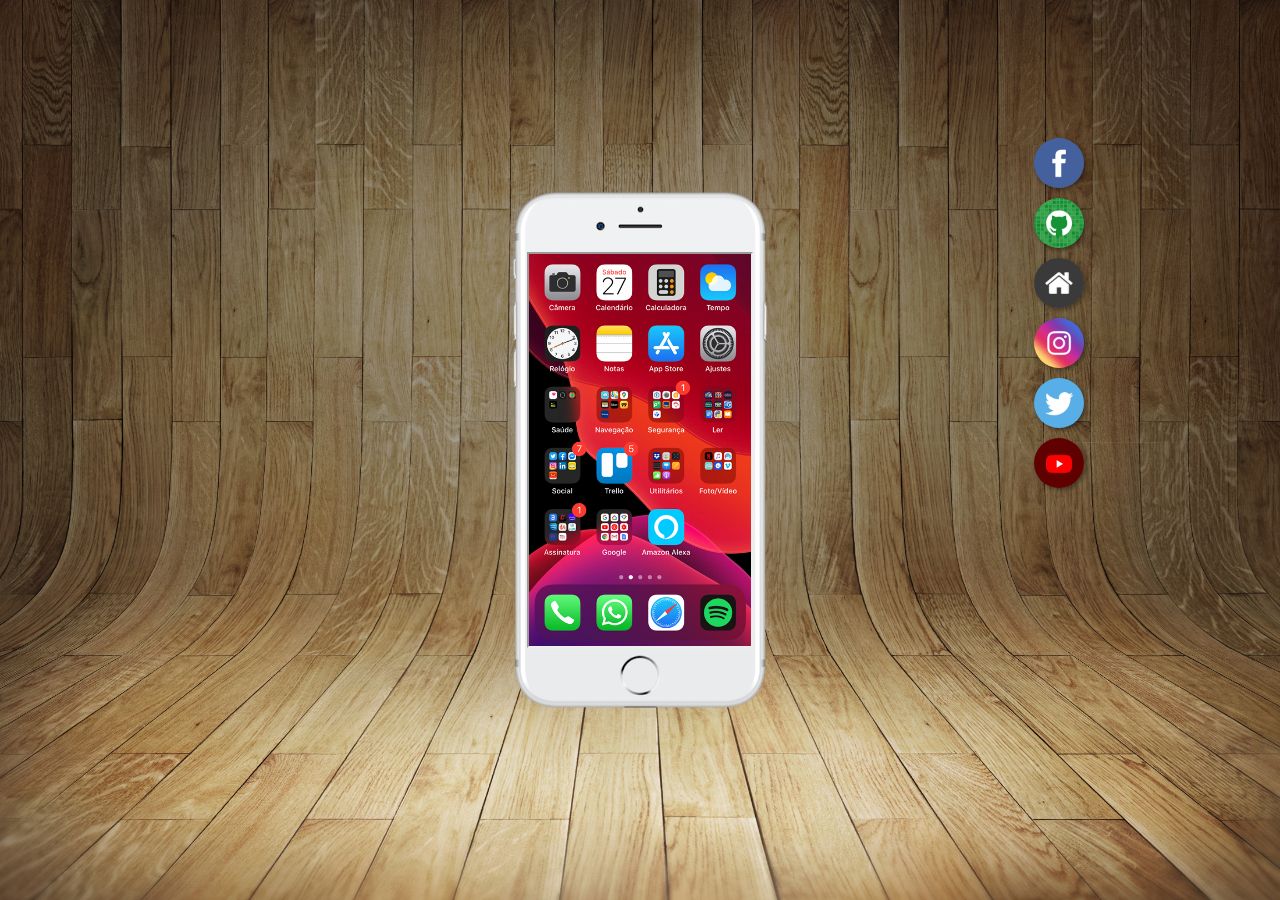
<file: index.html>
<html lang="pt-br">
<head>
    <meta charset="UTF-8">
    <meta http-equiv="X-UA-Compatible" content="IE=edge">
    <meta name="viewport" content="width=device-width, initial-scale=1.0">
    <title>Projeto Redes Sociais</title>
    <link rel="shortcut icon" href="pacote-d013/favicon.ico" type="image/x-icon">
    <link rel="stylesheet" href="estilos/estilo do index.css">
</head>
<body>
    <main>
        
        <section id="phone">
           
            <iframe name="iframe principal" src="iframes/home.html" frameborder="-1"></iframe>
        </section>

        

        
        
        <section id="sr">
            <a href="iframes/favebbok.html" target="iframe principal"><img class="ir" src="pacote-d013/imagens/logo-facebook.jpg" alt=""></a><br>

            <a href="iframes/github.html" target="iframe principal"><img class="ir" src="pacote-d013/imagens/logo-github.jpg" alt=""></a><br>

            <a href="iframes/home.html" target="iframe principal"><img  class="ir"src="pacote-d013/imagens/logo-home.jpg" alt=""></a><br>
            <a href="iframes/instagram.html" target="iframe principal"><img  class="ir"src="pacote-d013/imagens/logo-instagram.jpg" alt=""></a><br>

            <a href="iframes/twiter.html" target="iframe principal"><img  class="ir"src="pacote-d013/imagens/logo-twitter.jpg" alt=""></a><br>

            <a href="iframes/youtubr.html" target="iframe principal"><img  class="ir"src="pacote-d013/imagens/logo-youtube.jpg" alt=""></a>
        
        </section>
    </main>
</body>
</html>
</file>
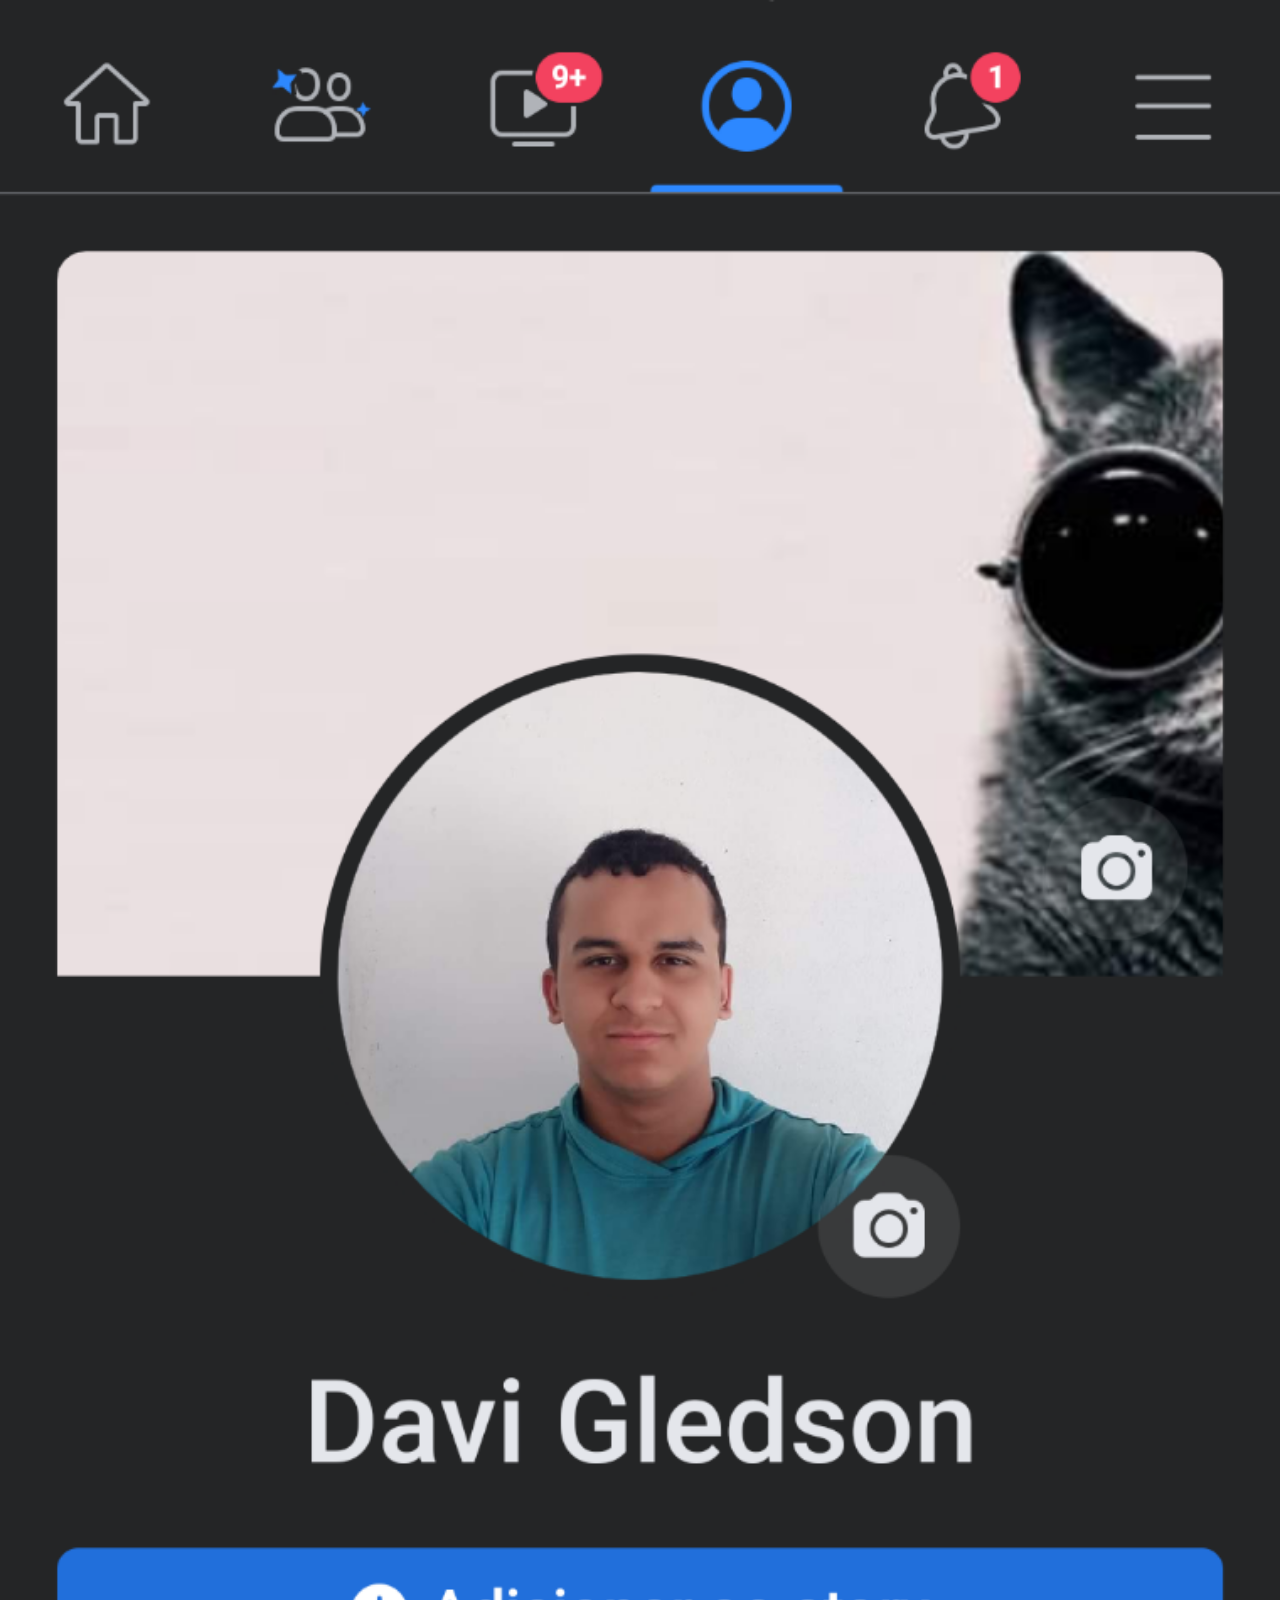
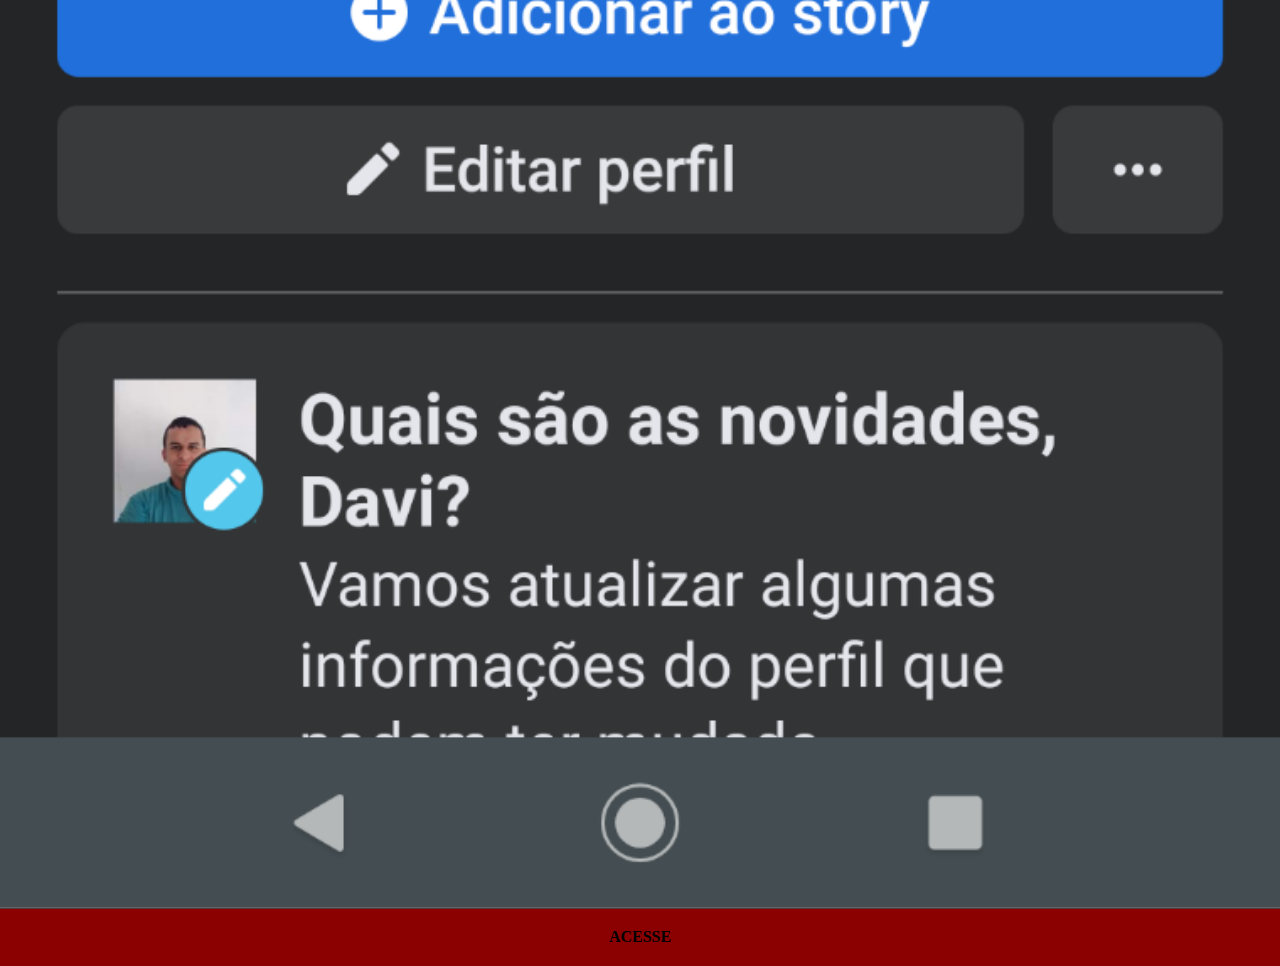
<file: iframes/favebbok.html>
<!DOCTYPE html>
<html lang="pt-br">
<head>
    <meta charset="UTF-8">
    <meta http-equiv="X-UA-Compatible" content="IE=edge">
    <meta name="viewport" content="width=device-width, initial-scale=1.0">
    <title>facebook
    </title>
    <link rel="stylesheet" href="../estilos/social.css">
</head>
<body>
    <img src="telas/face.png" alt="">
    <a href="https://www.facebook.com/davi.gledson/" target="_blank">ACESSE</a>
</body>
</html>
</file>
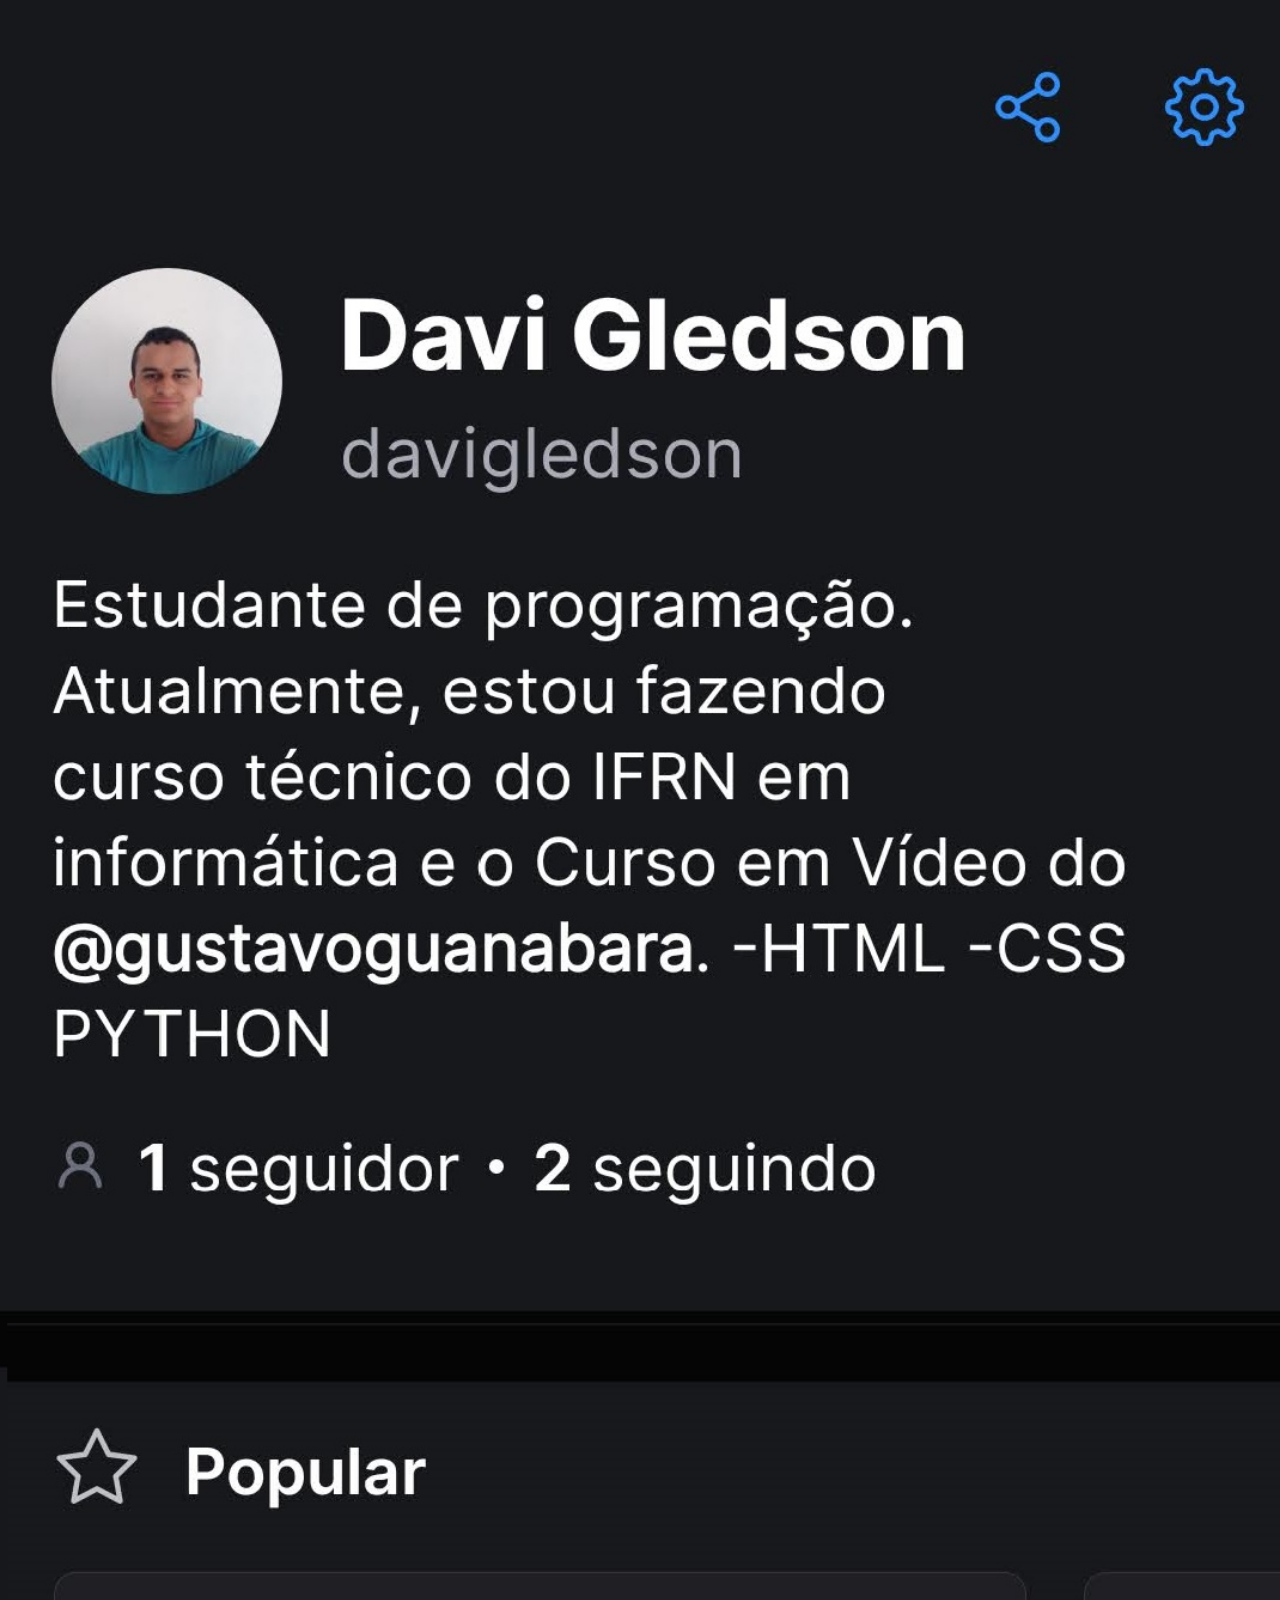
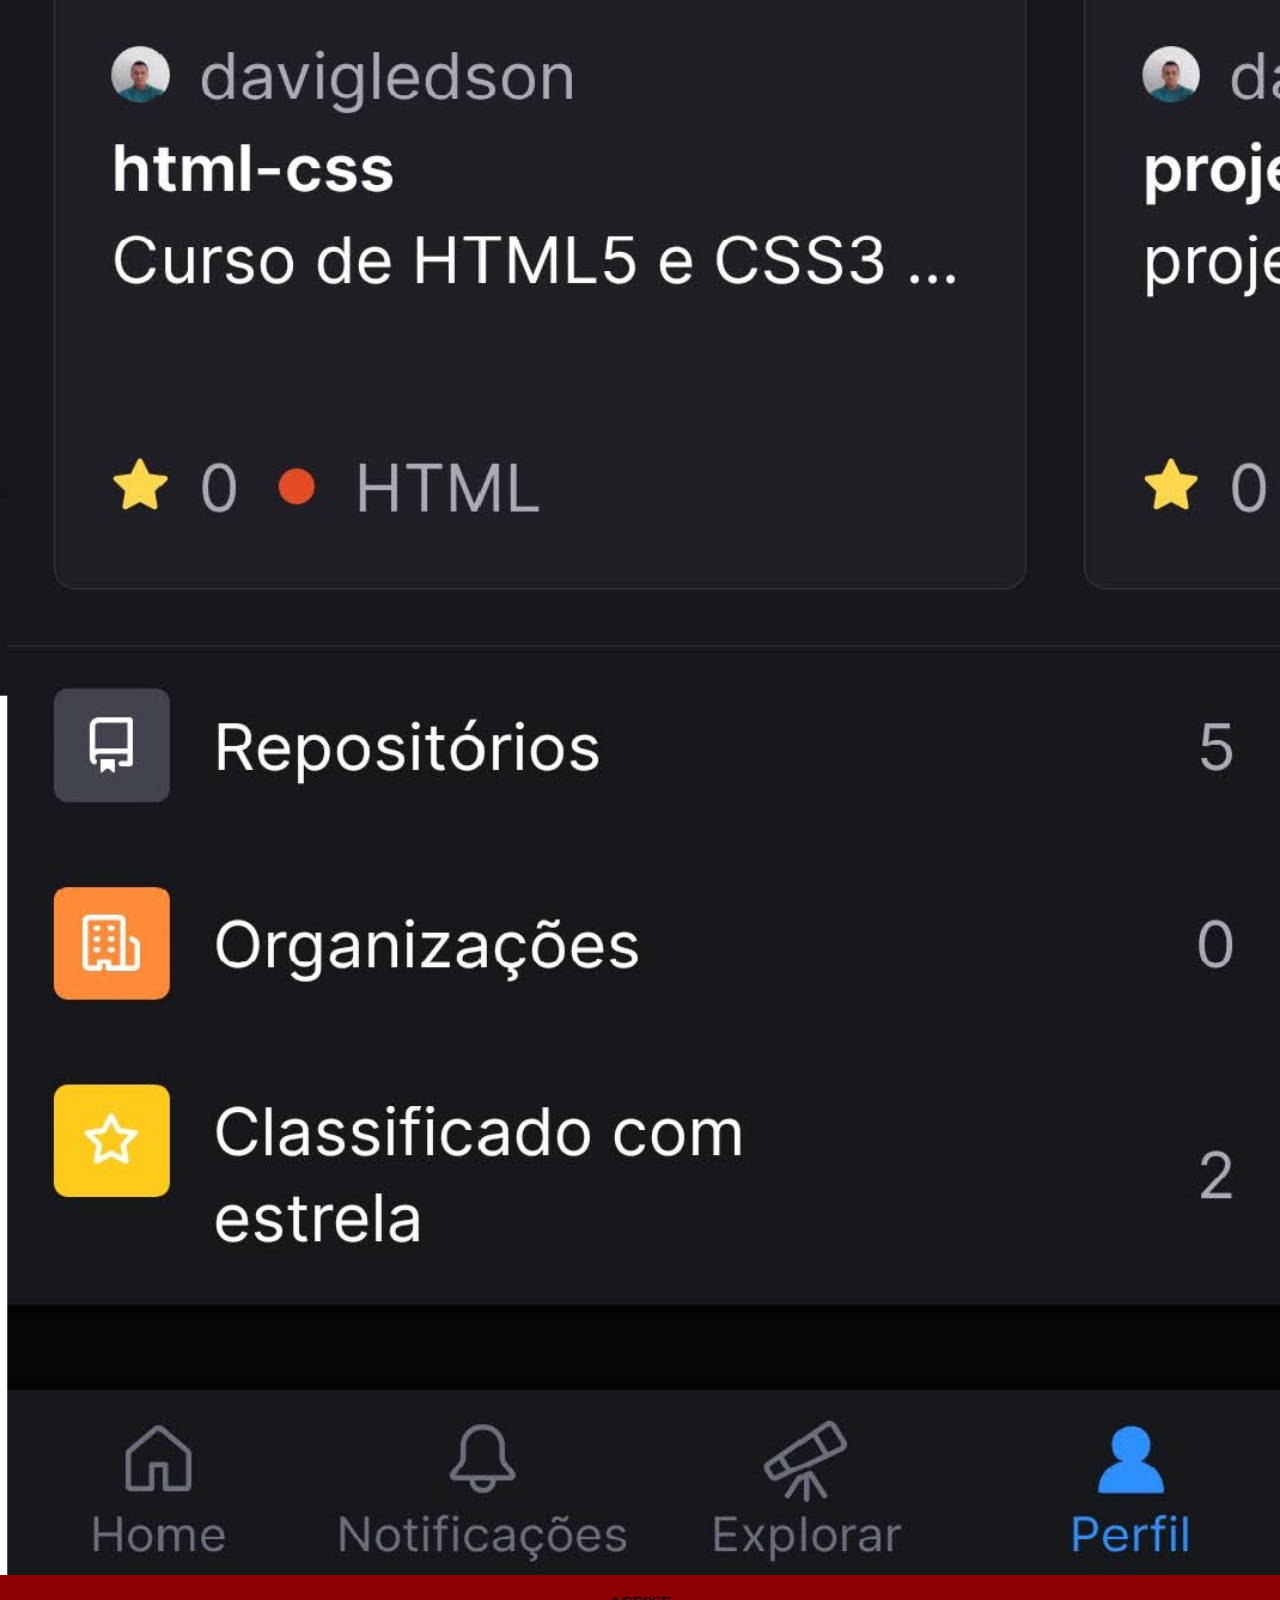
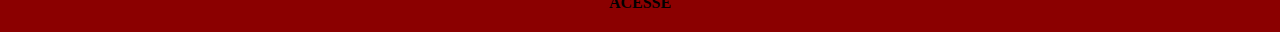
<file: iframes/github.html>
<!DOCTYPE html>
<html lang="pt-br">
<head>
    <meta charset="UTF-8">
    <meta http-equiv="X-UA-Compatible" content="IE=edge">
    <meta name="viewport" content="width=device-width, initial-scale=1.0">
    <title>Github
    </title>
    <link rel="stylesheet" href="../estilos/social.css">
</head>
<body>
    <img src="telas/github.png" alt="">
    <a href="https://github.com/davigledson" target="_blank">ACESSE</a>
</body>
</html>
</file>
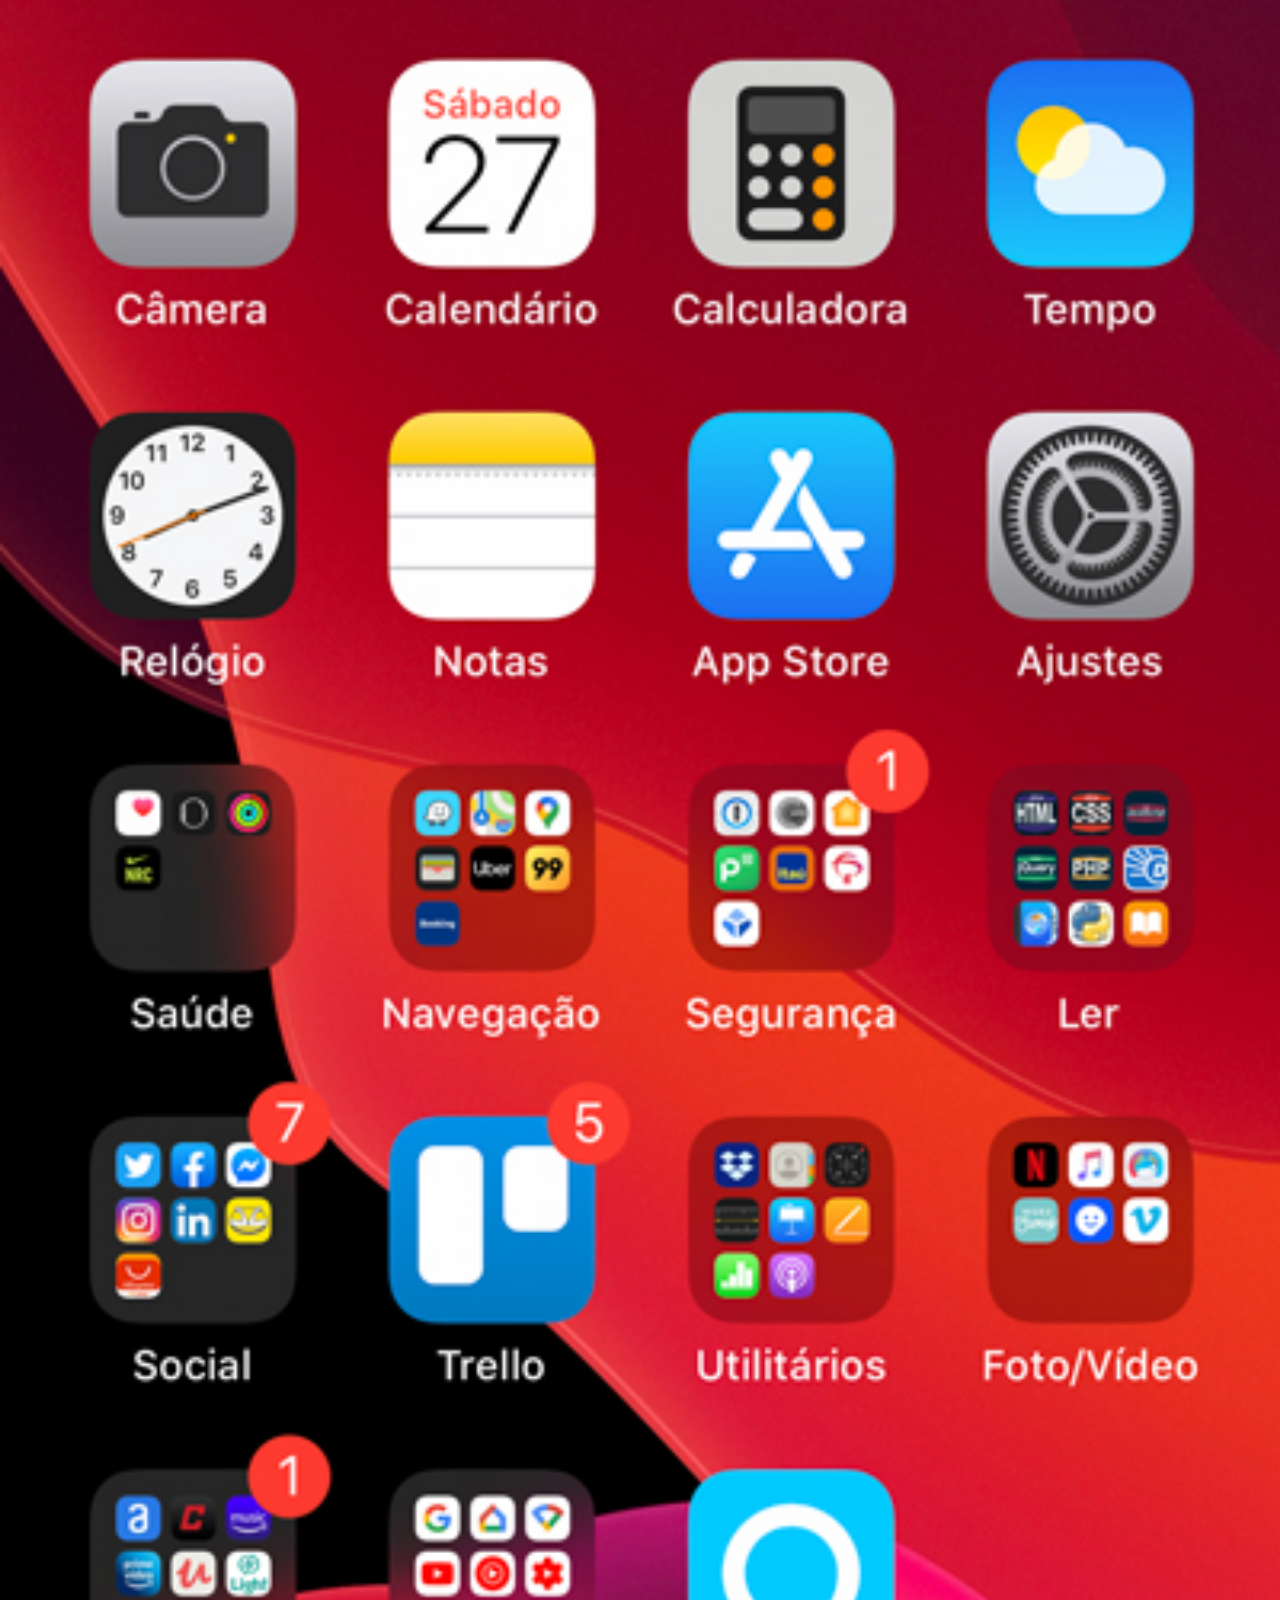
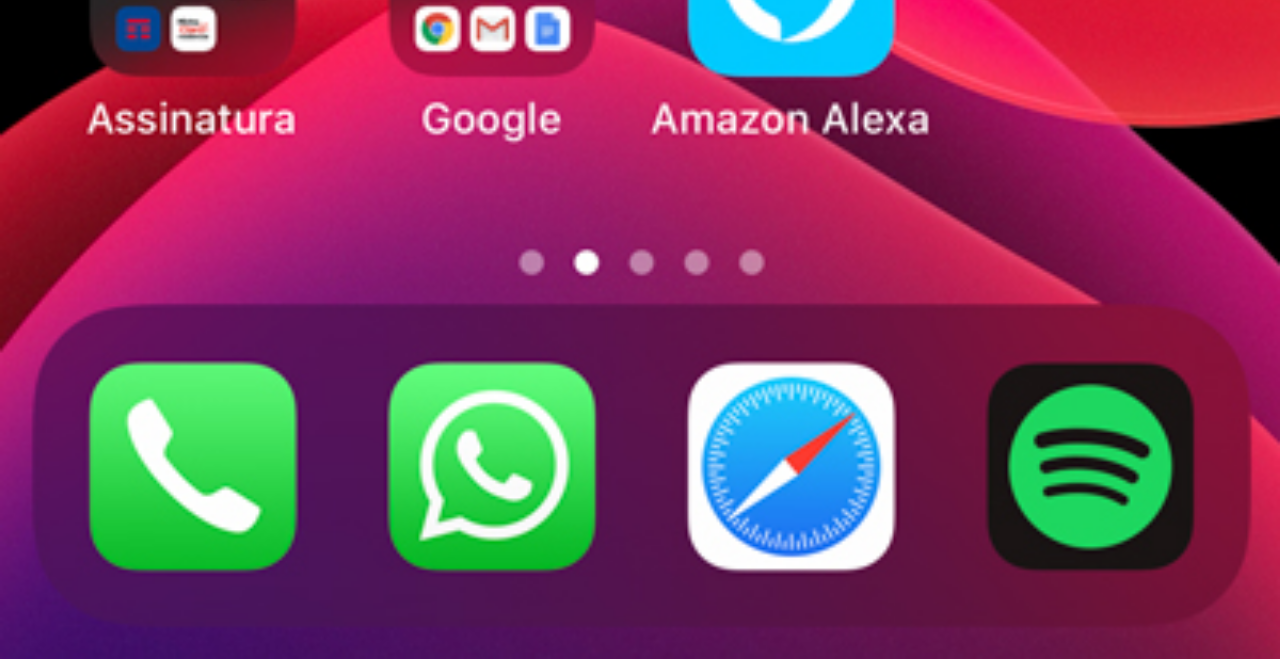
<file: iframes/home.html>
<!DOCTYPE html>
<html lang="en">
<head>
    <meta charset="UTF-8">
    <meta http-equiv="X-UA-Compatible" content="IE=edge">
    <meta name="viewport" content="width=device-width, initial-scale=1.0">
    <title>tela inicial</title>
    <link rel="stylesheet" href="../estilos/social.css">
</head>
<body>
    <img src="telas/tela-home.jpg" alt="">
  
</body>
</html>
</file>
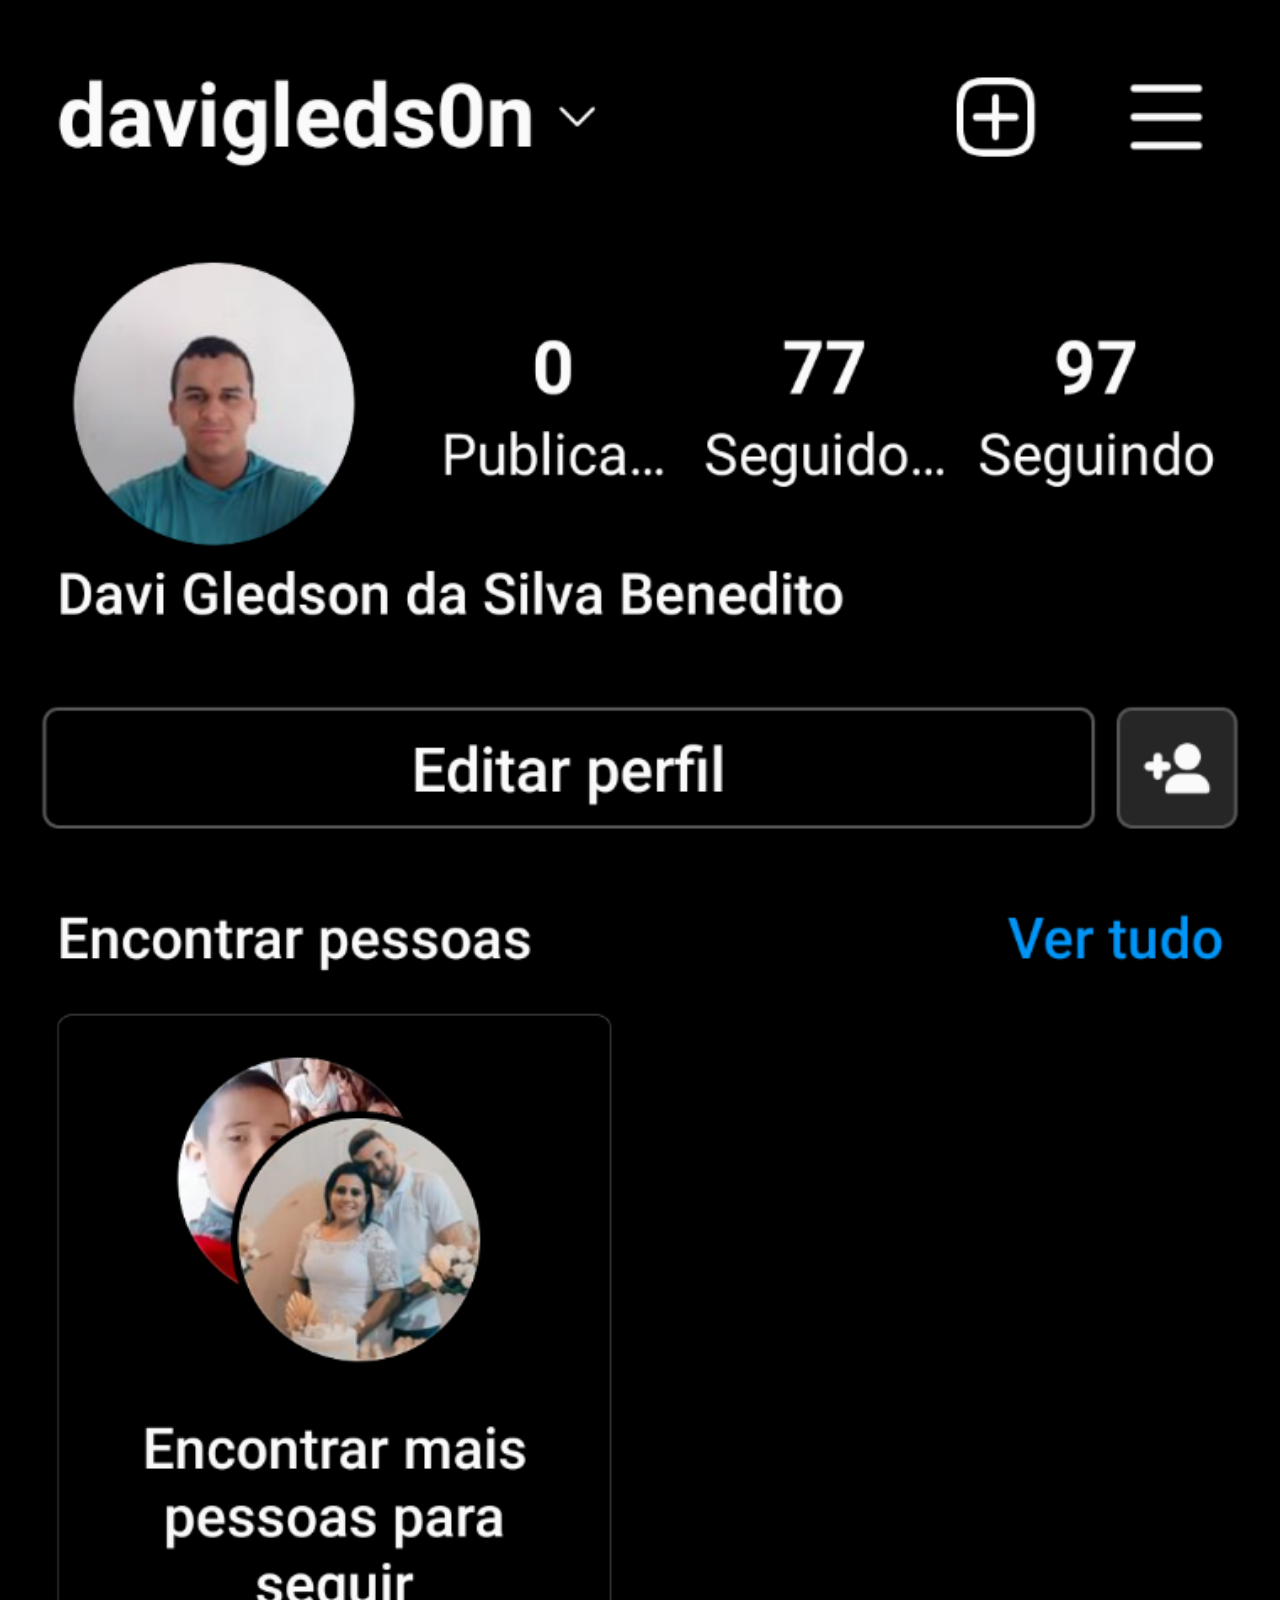
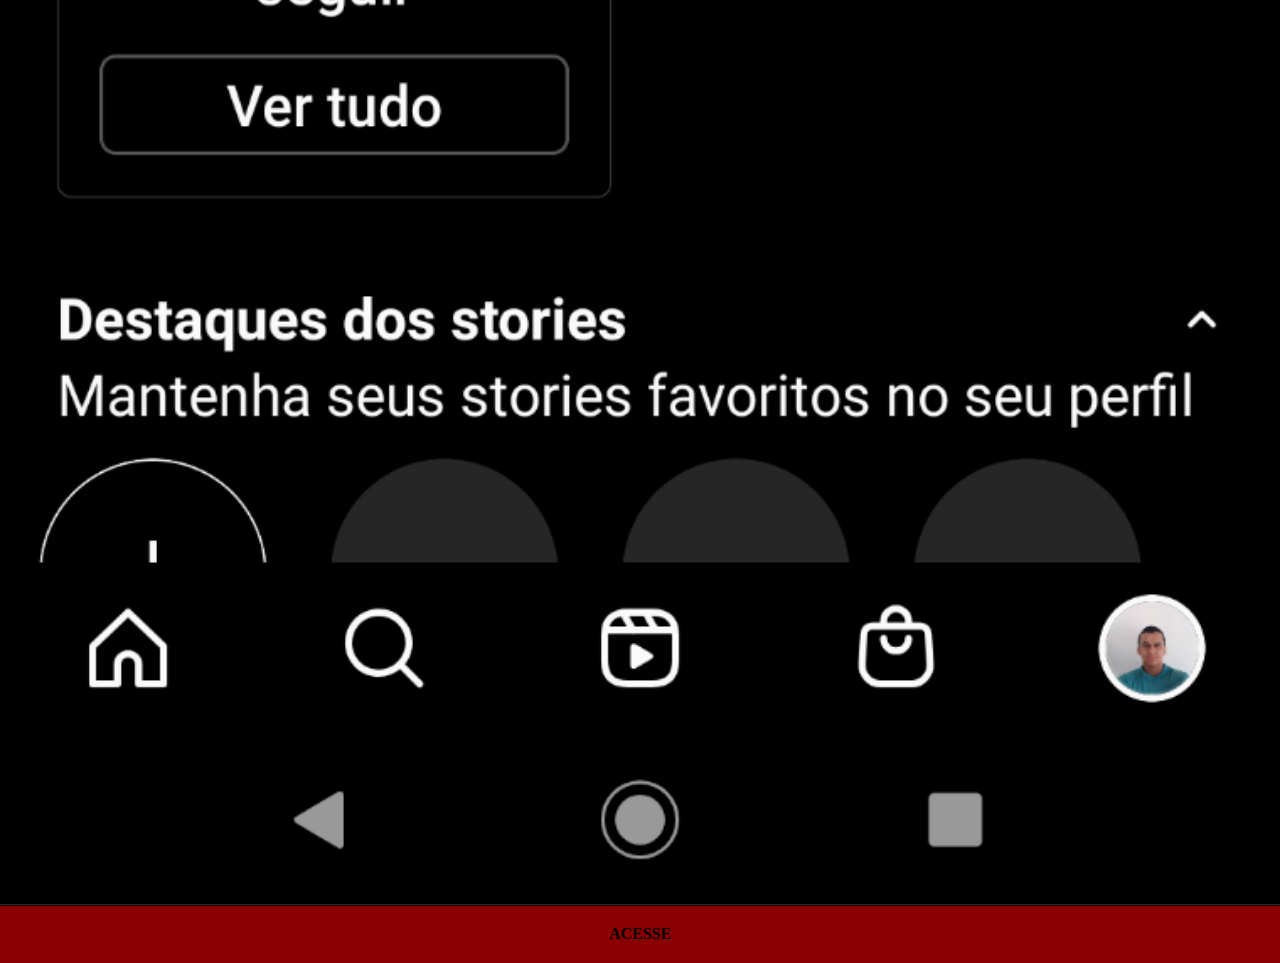
<file: iframes/instagram.html>
<!DOCTYPE html>
<html lang="pt-br">
<head>
    <meta charset="UTF-8">
    <meta http-equiv="X-UA-Compatible" content="IE=edge">
    <meta name="viewport" content="width=device-width, initial-scale=1.0">
    <title>Instagram
    </title>
   <link rel="stylesheet" href="../estilos/social.css">
</head>
<body>
    <img src="telas/insta.png" alt="">
    <a href="https://www.instagram.com/davigleds0n/?hl=pt-br" target="_blank">ACESSE</a>
</body>
</html>
</file>
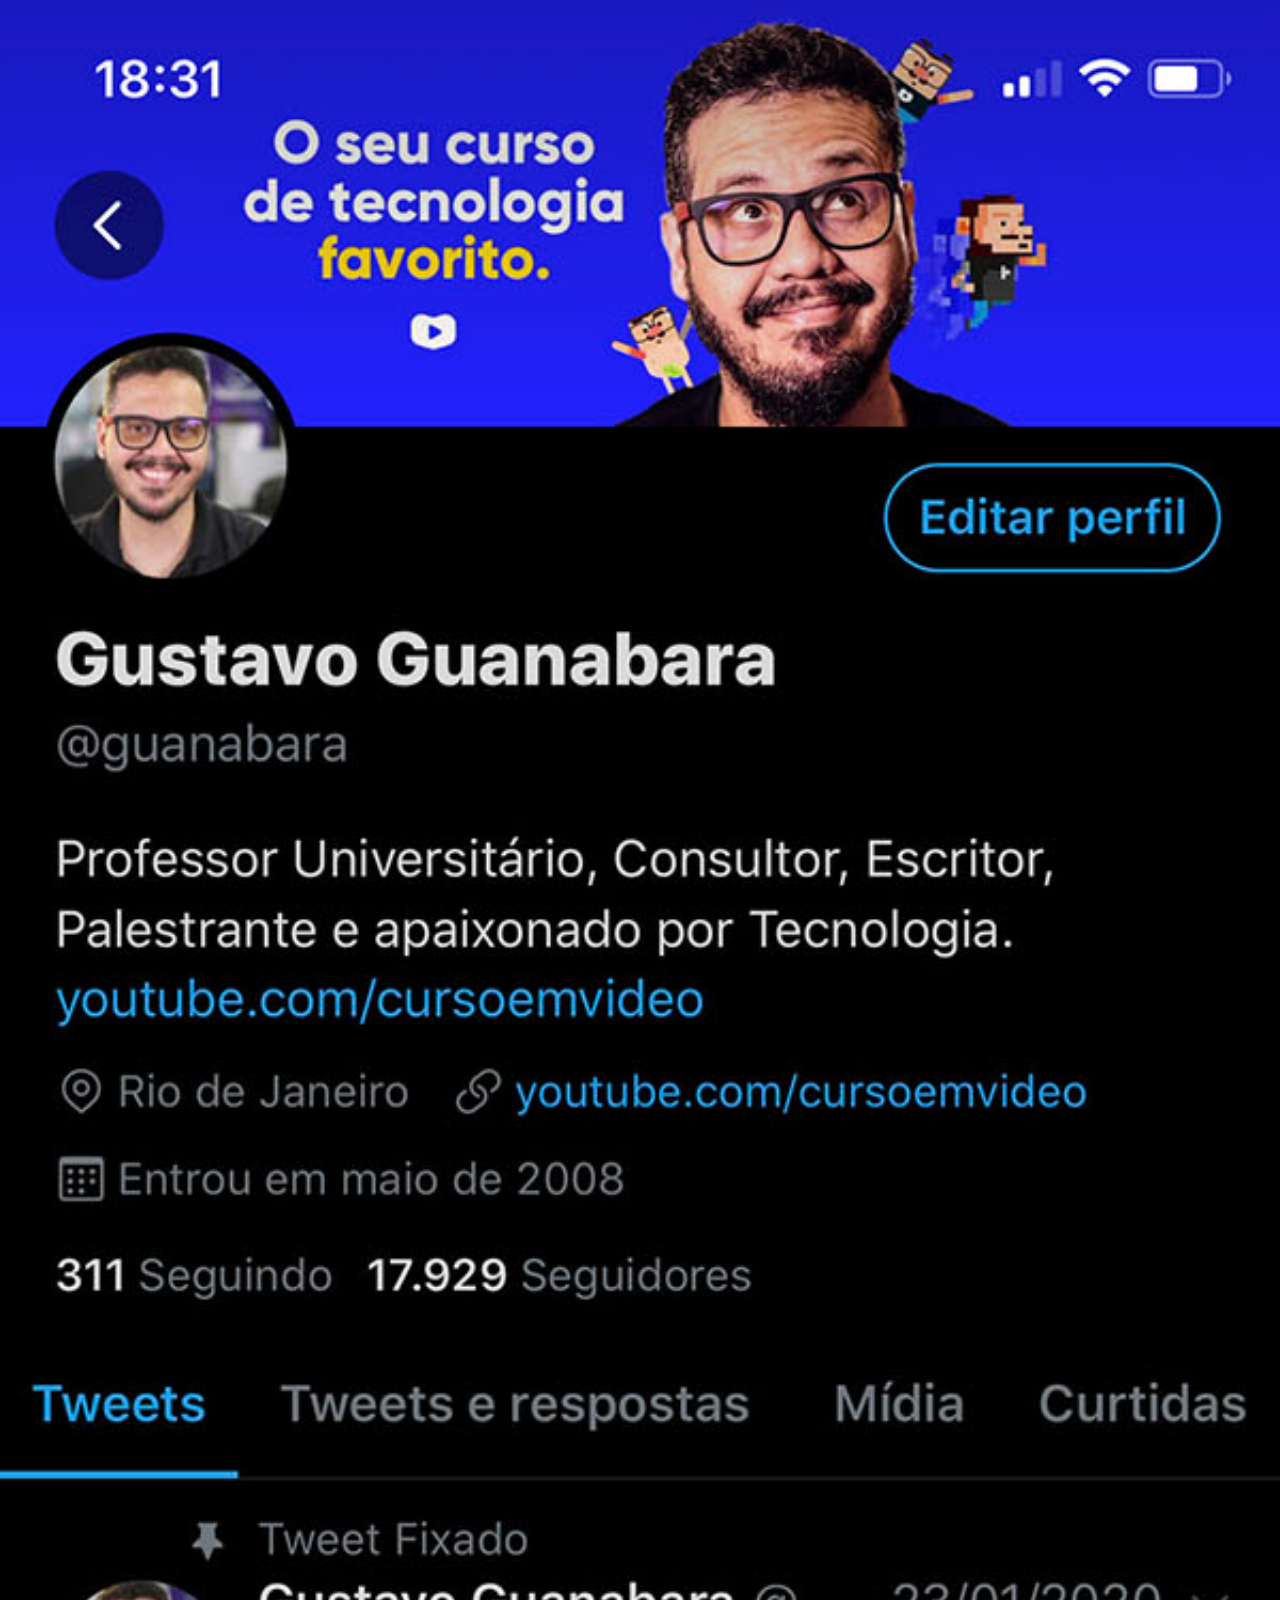
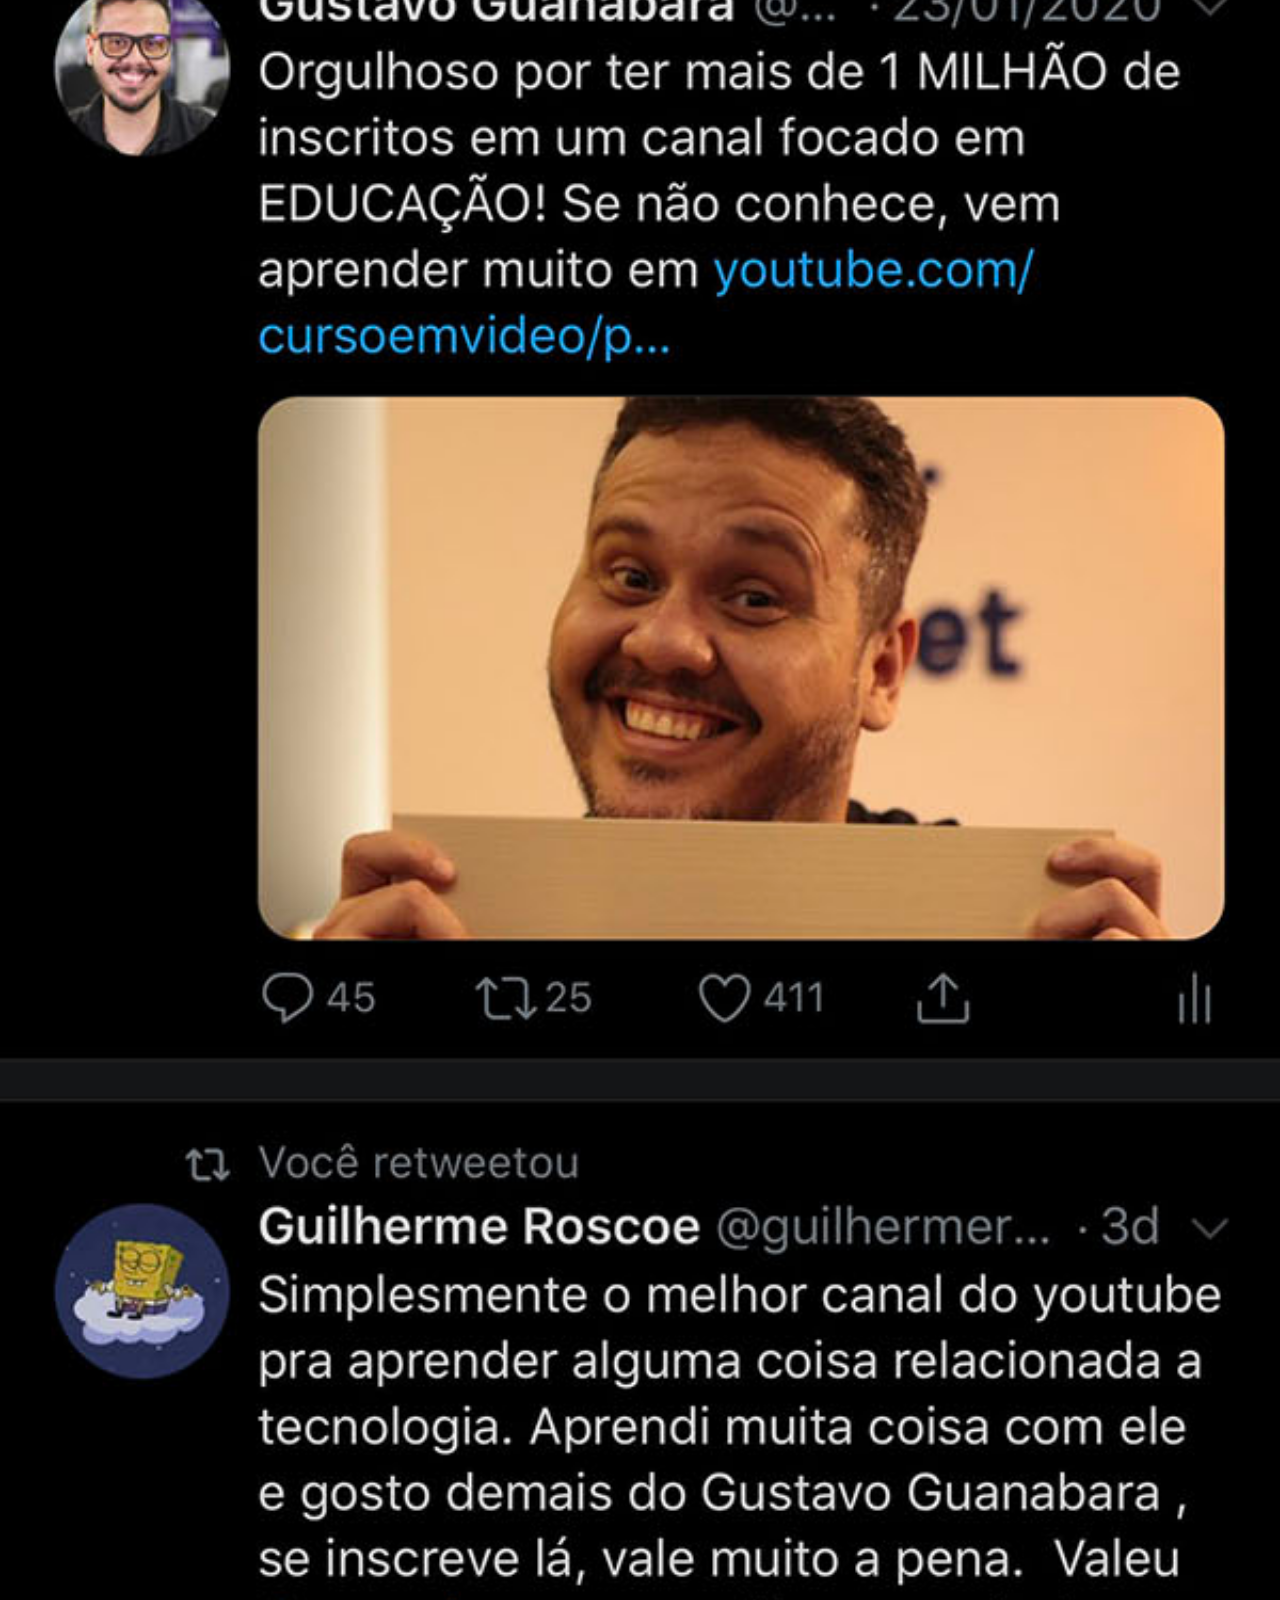
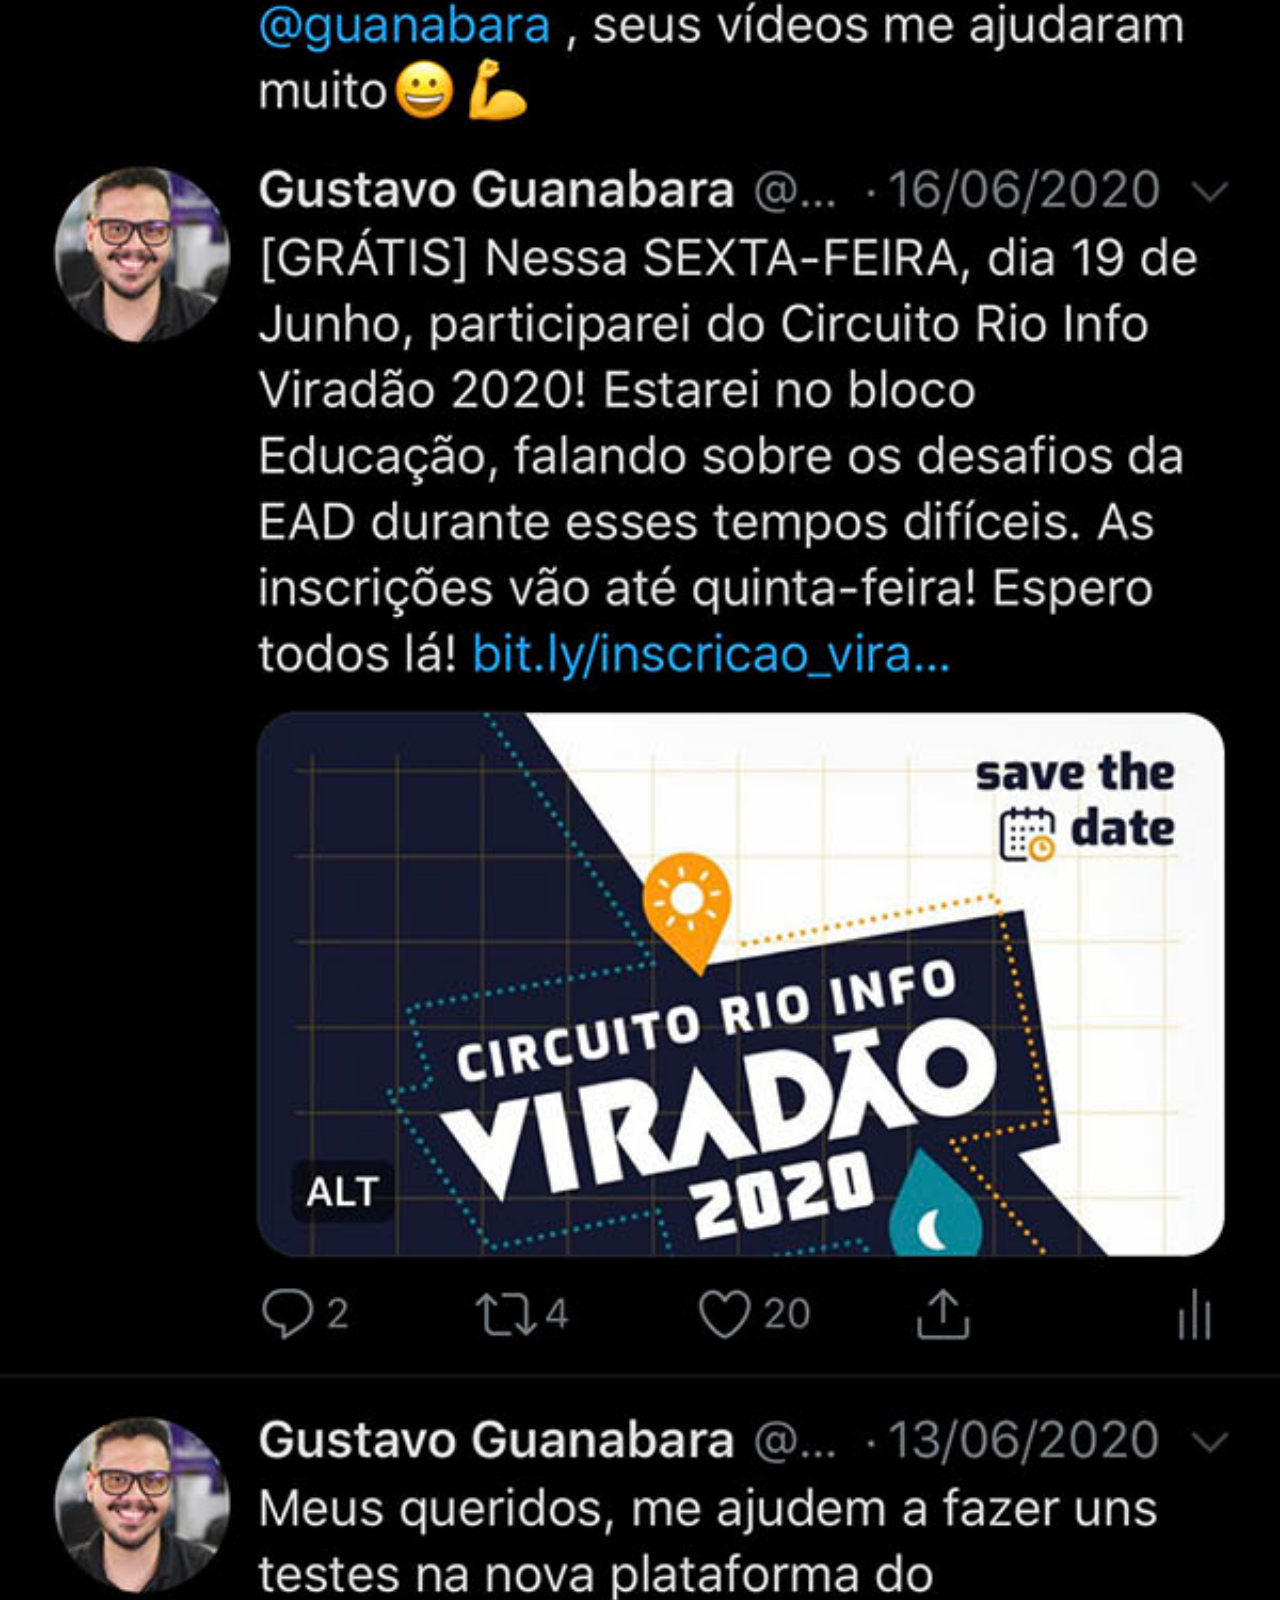
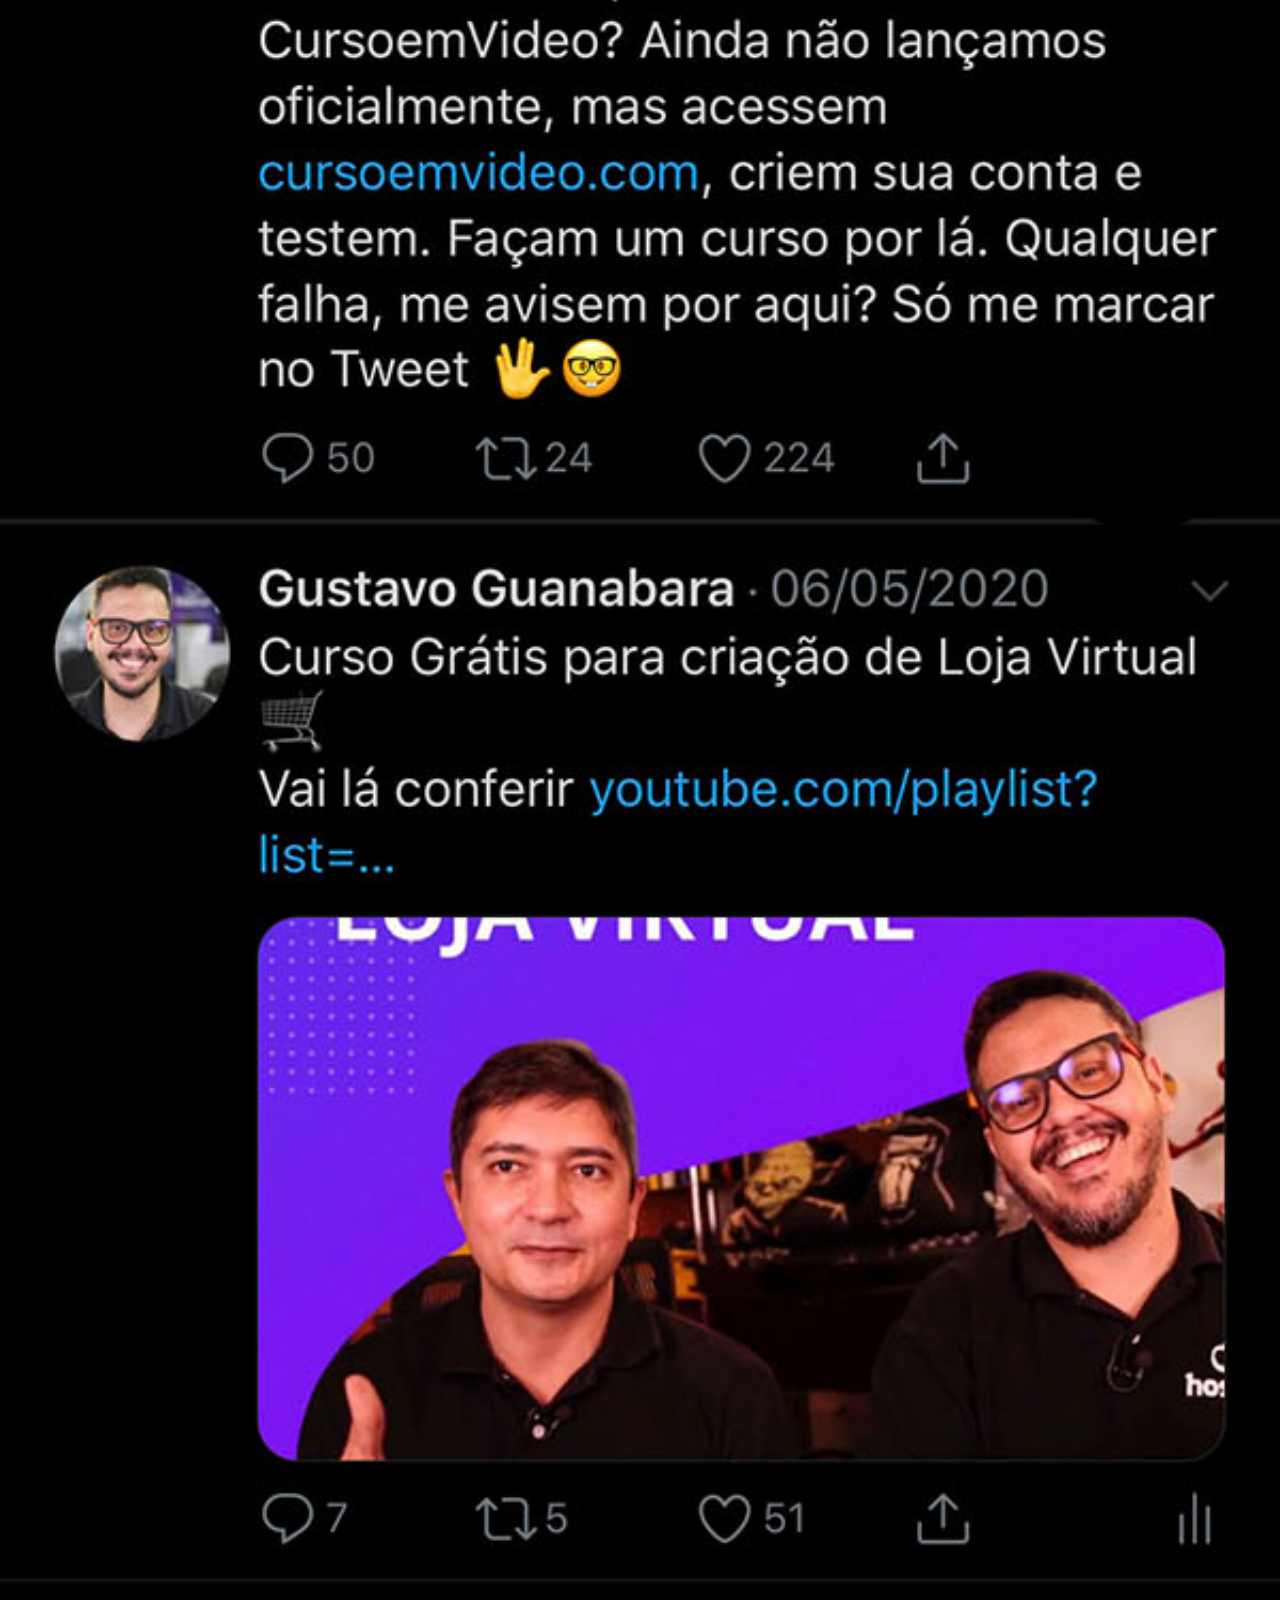
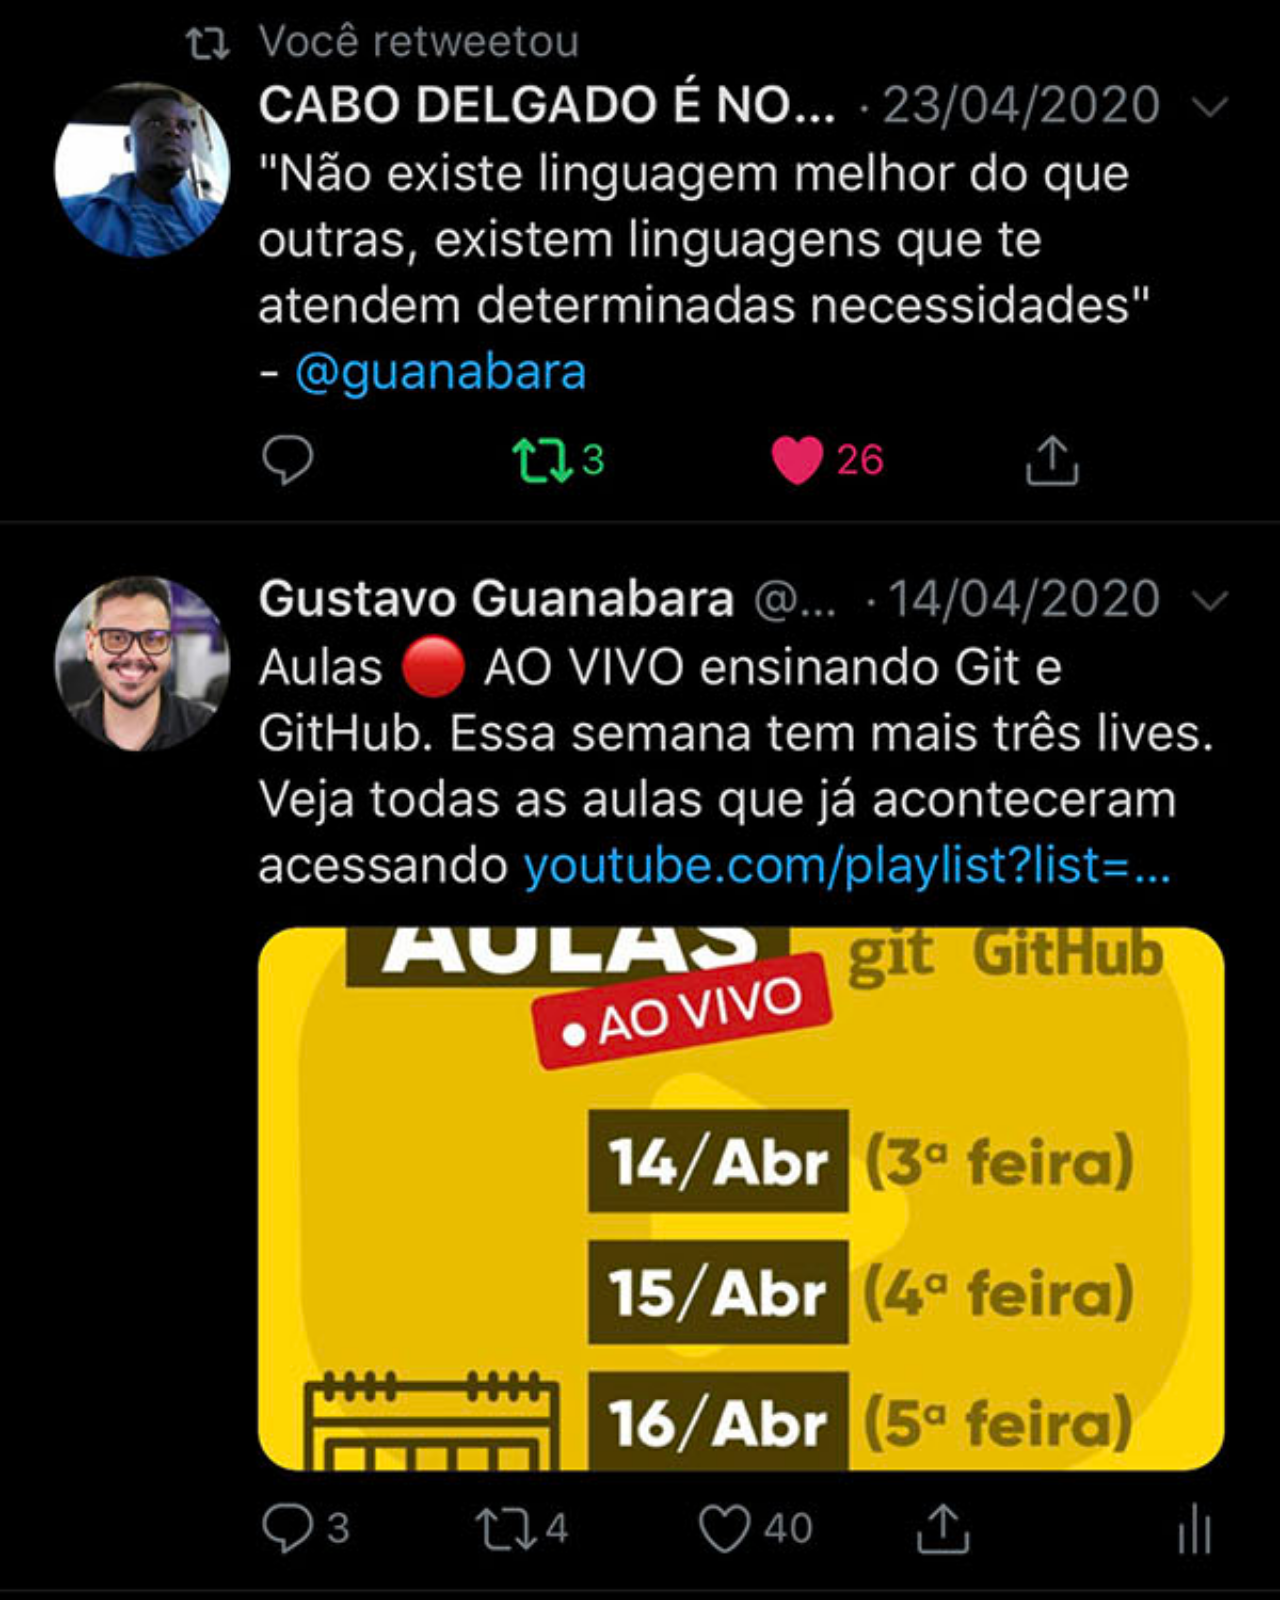
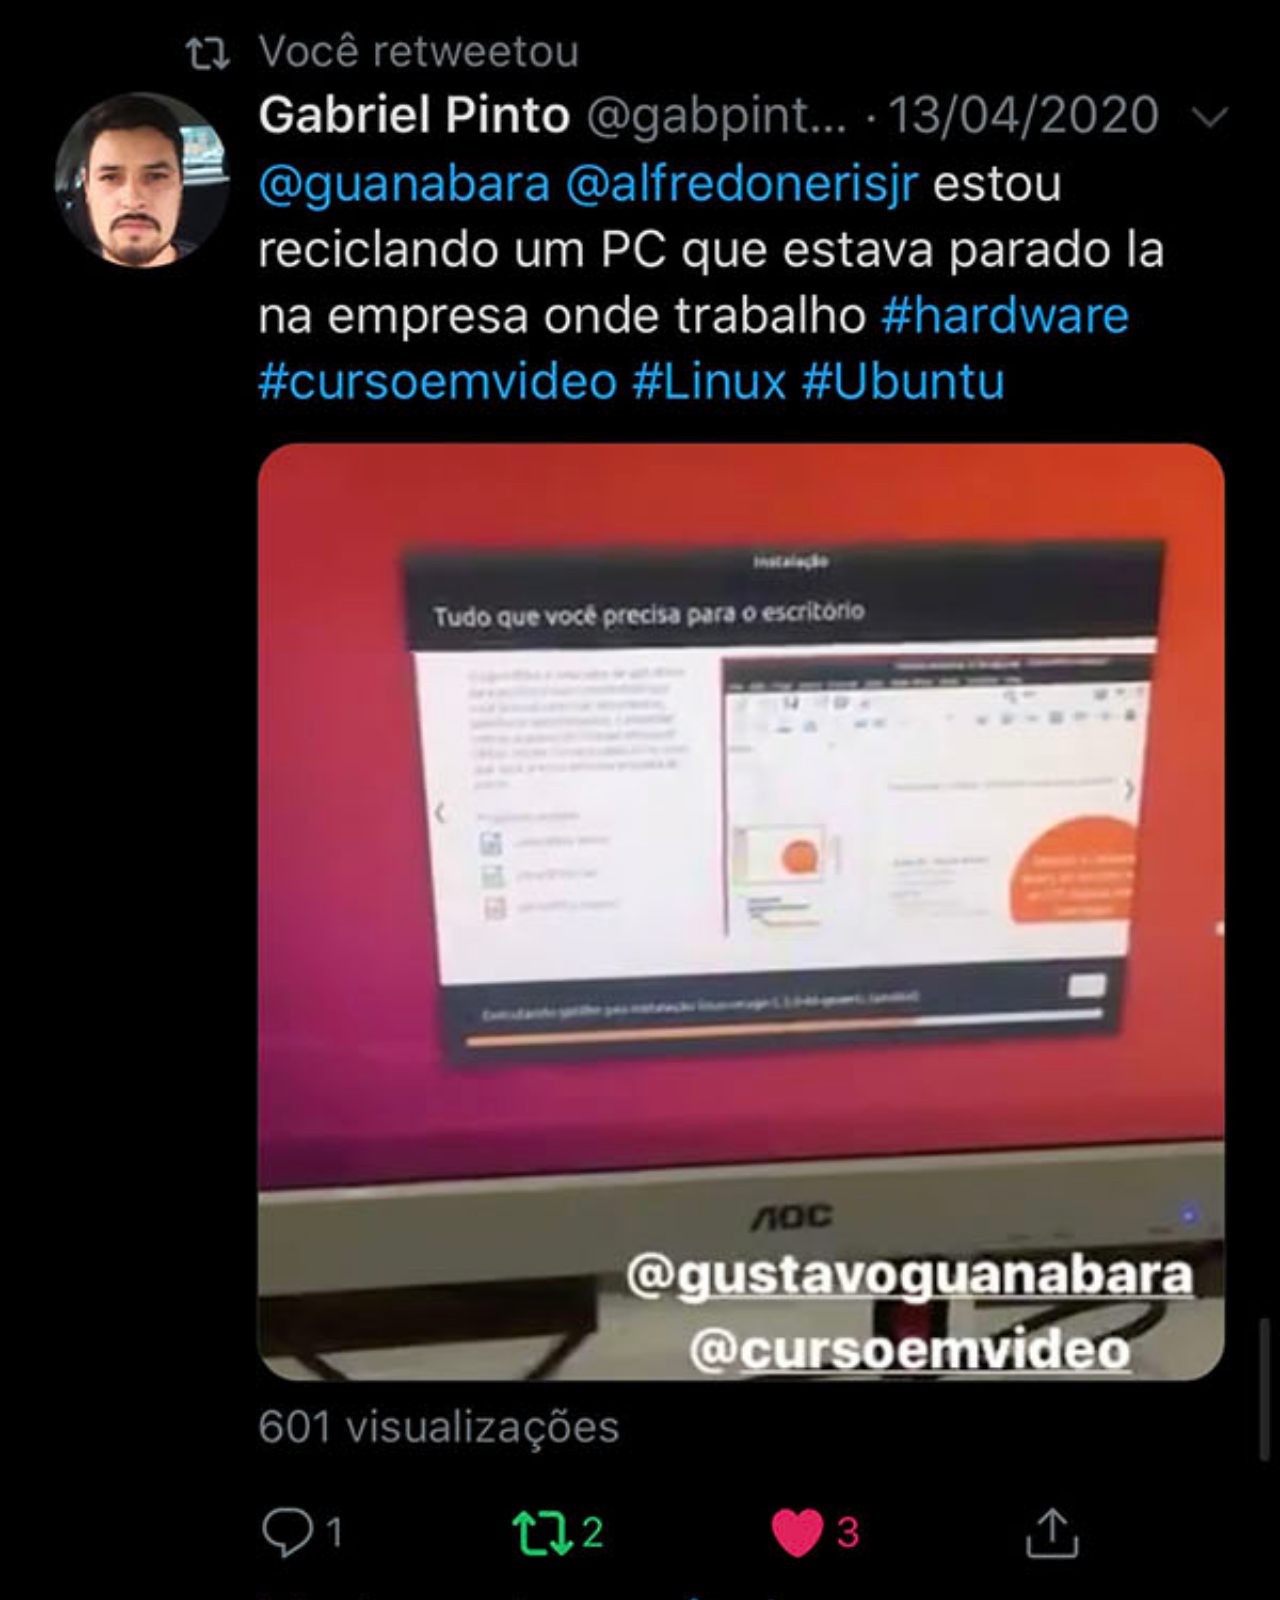
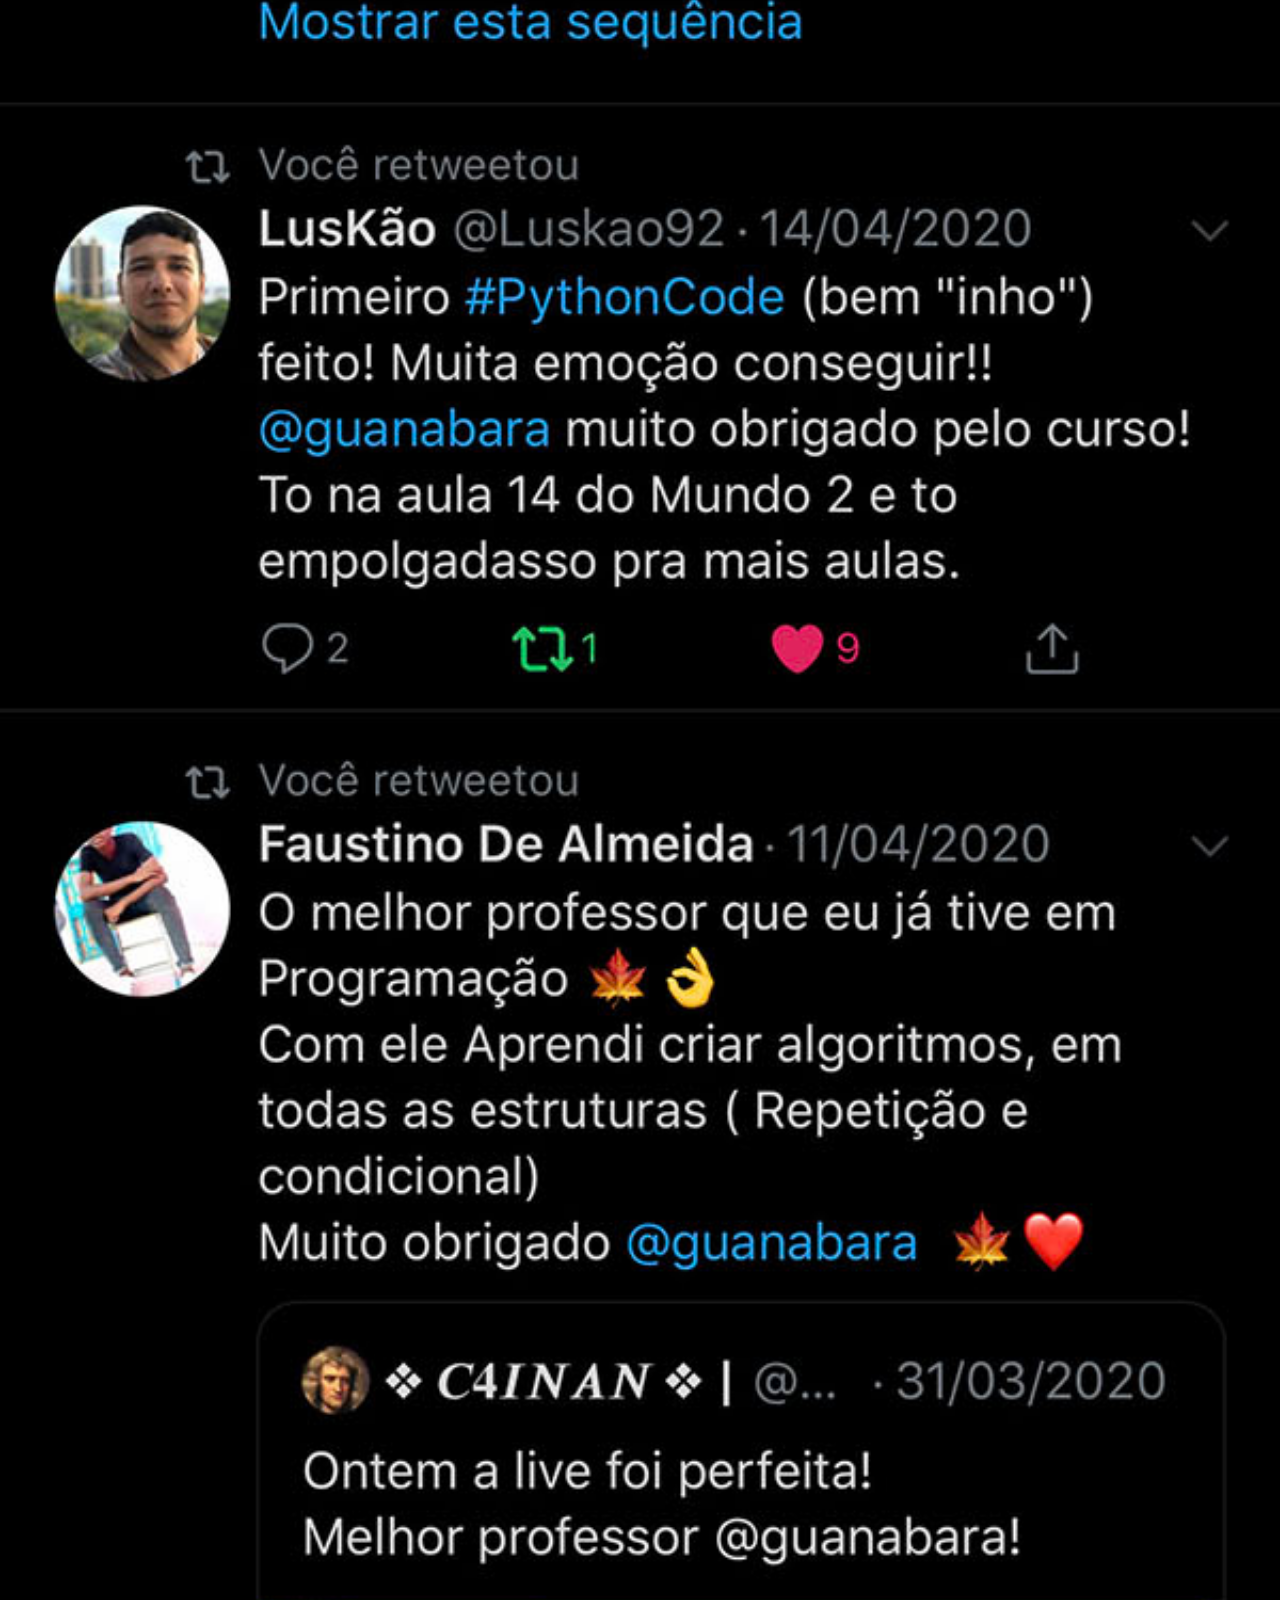
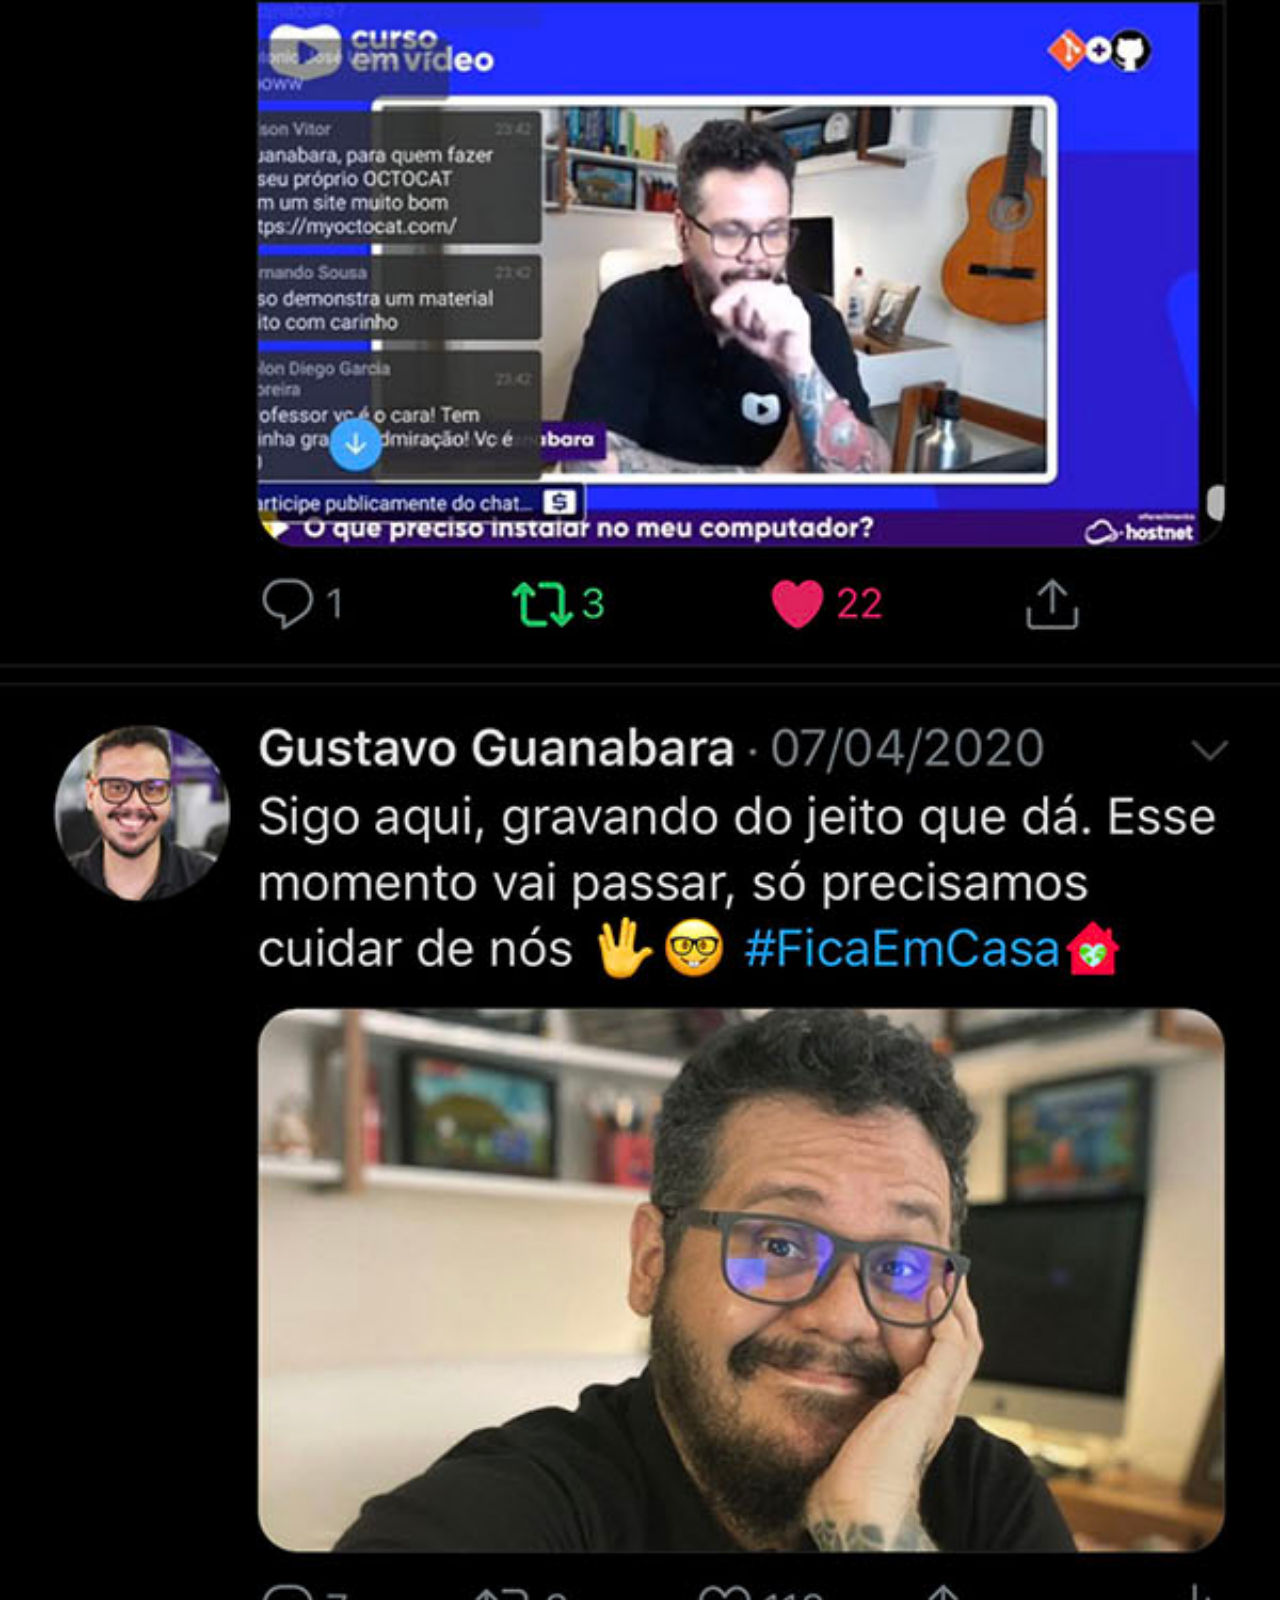
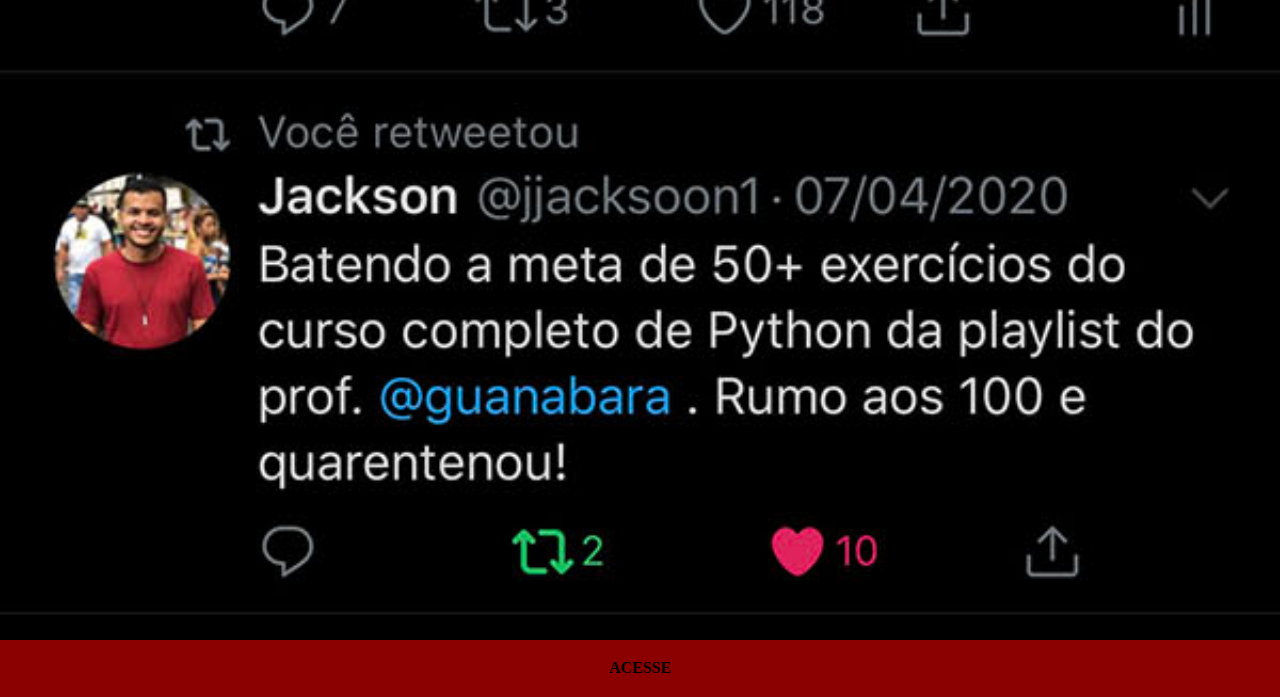
<file: iframes/twiter.html>
<!DOCTYPE html>
<html lang="pt-br">
<head>
    <meta charset="UTF-8">
    <meta http-equiv="X-UA-Compatible" content="IE=edge">
    <meta name="viewport" content="width=device-width, initial-scale=1.0">
    <title>Twiter
    </title>
    <link rel="stylesheet" href="../estilos/social.css">
</head>
<body>
    <img src="telas/tela-twitter.jpg" alt="">
    <a href="https://twitter.com/guanabara" target="_blank">ACESSE</a>
</body>
</html>
</file>
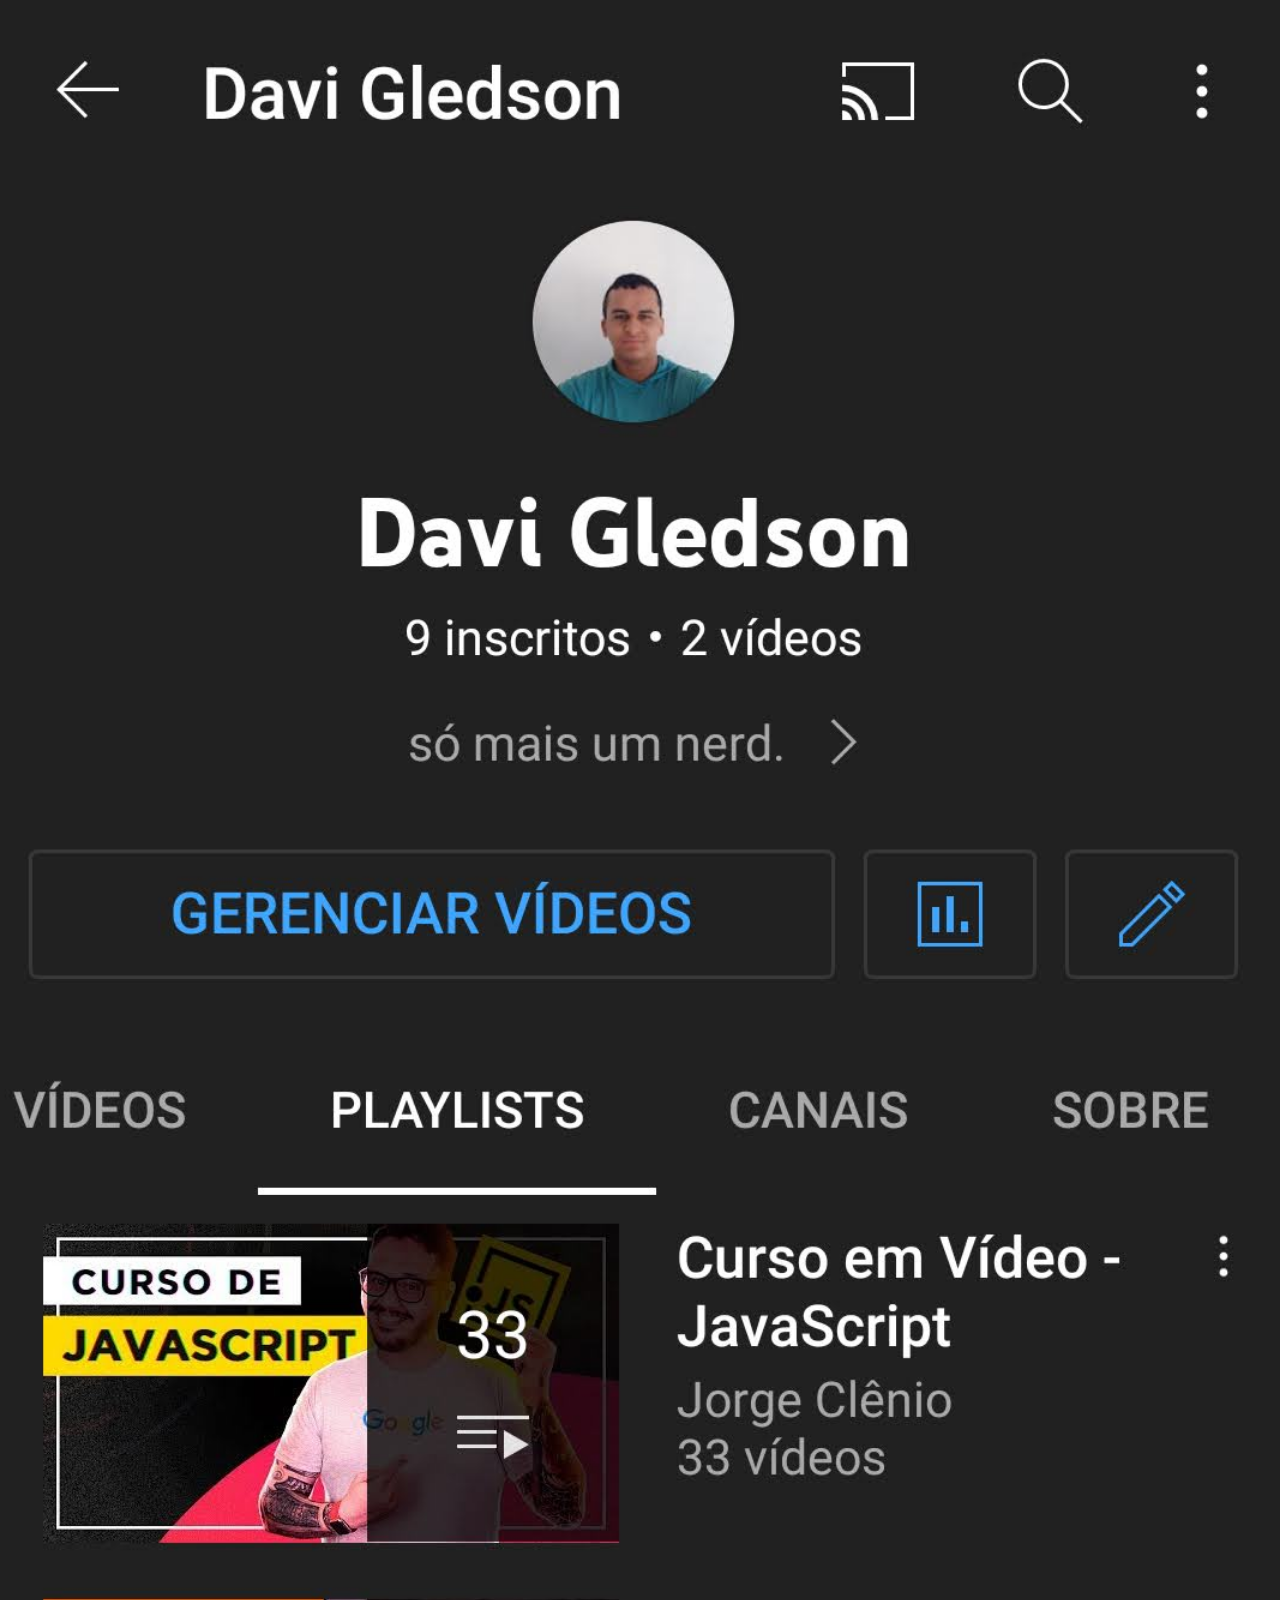
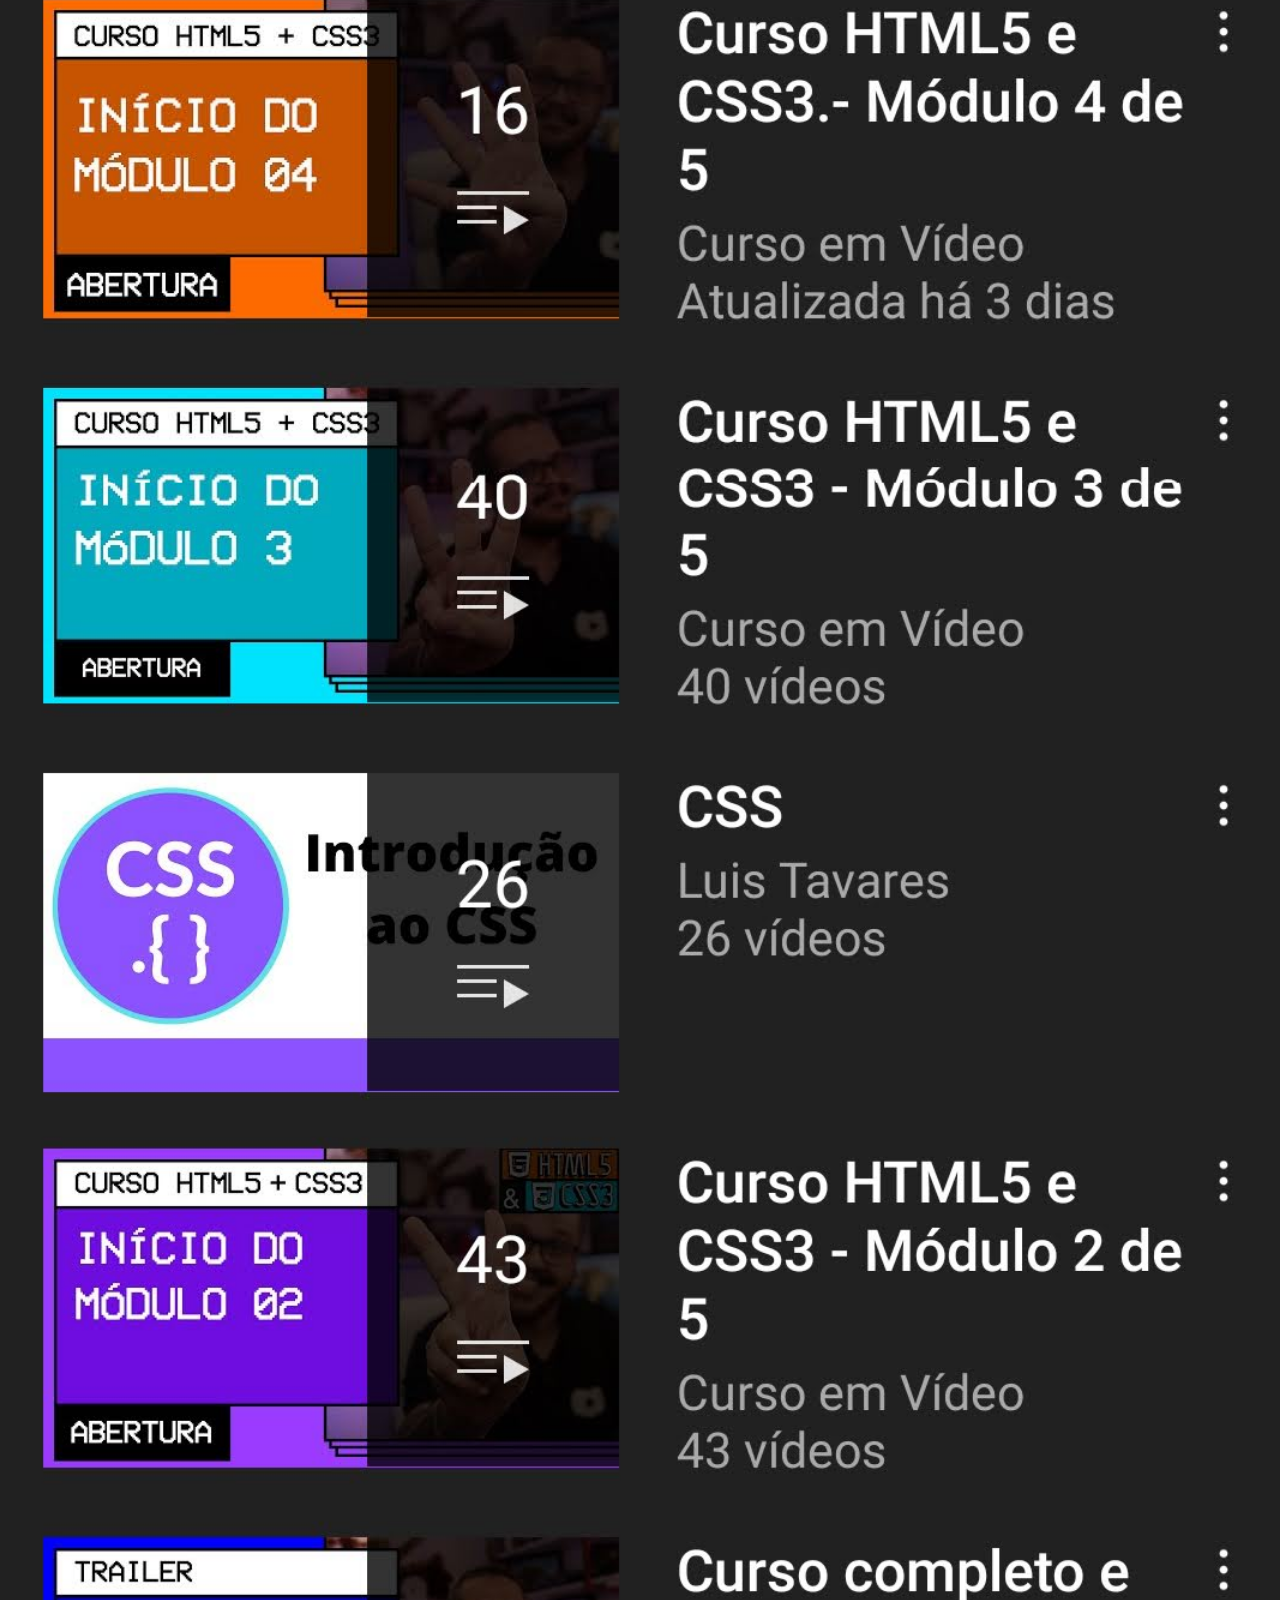
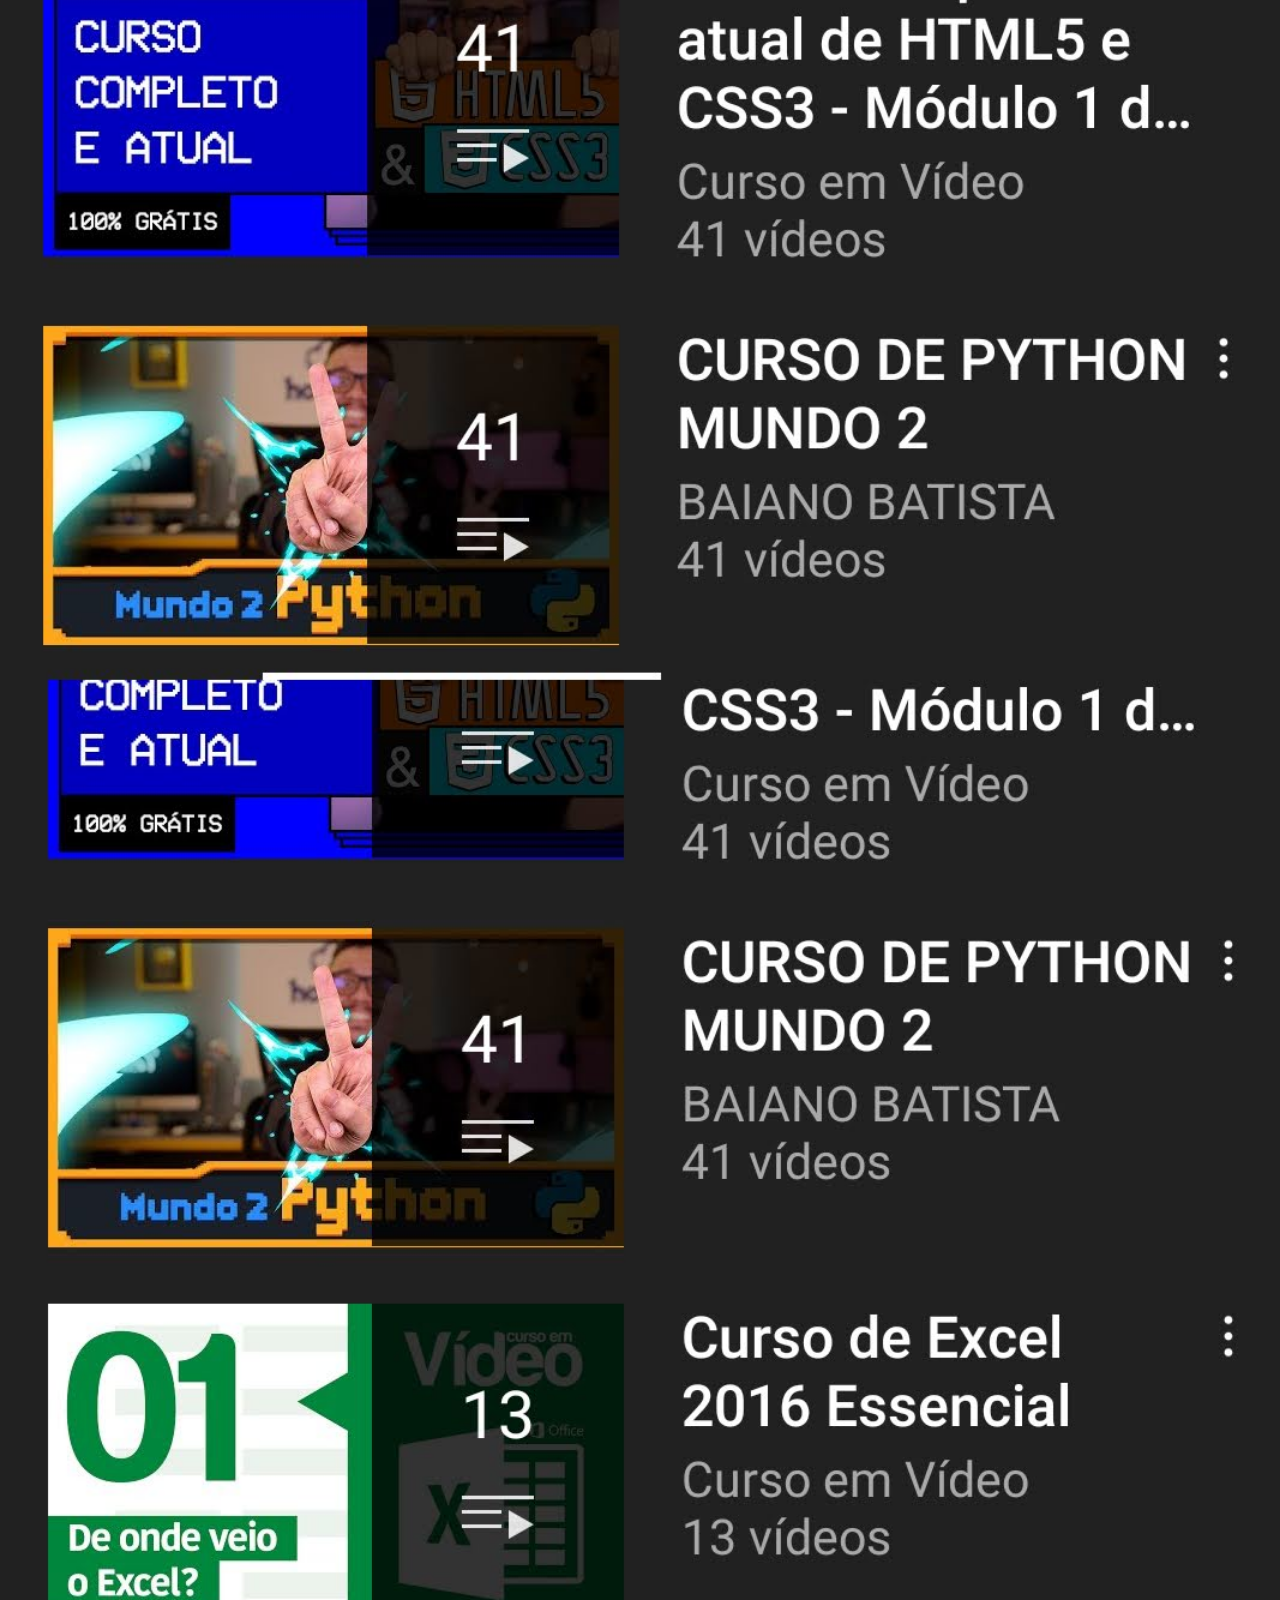
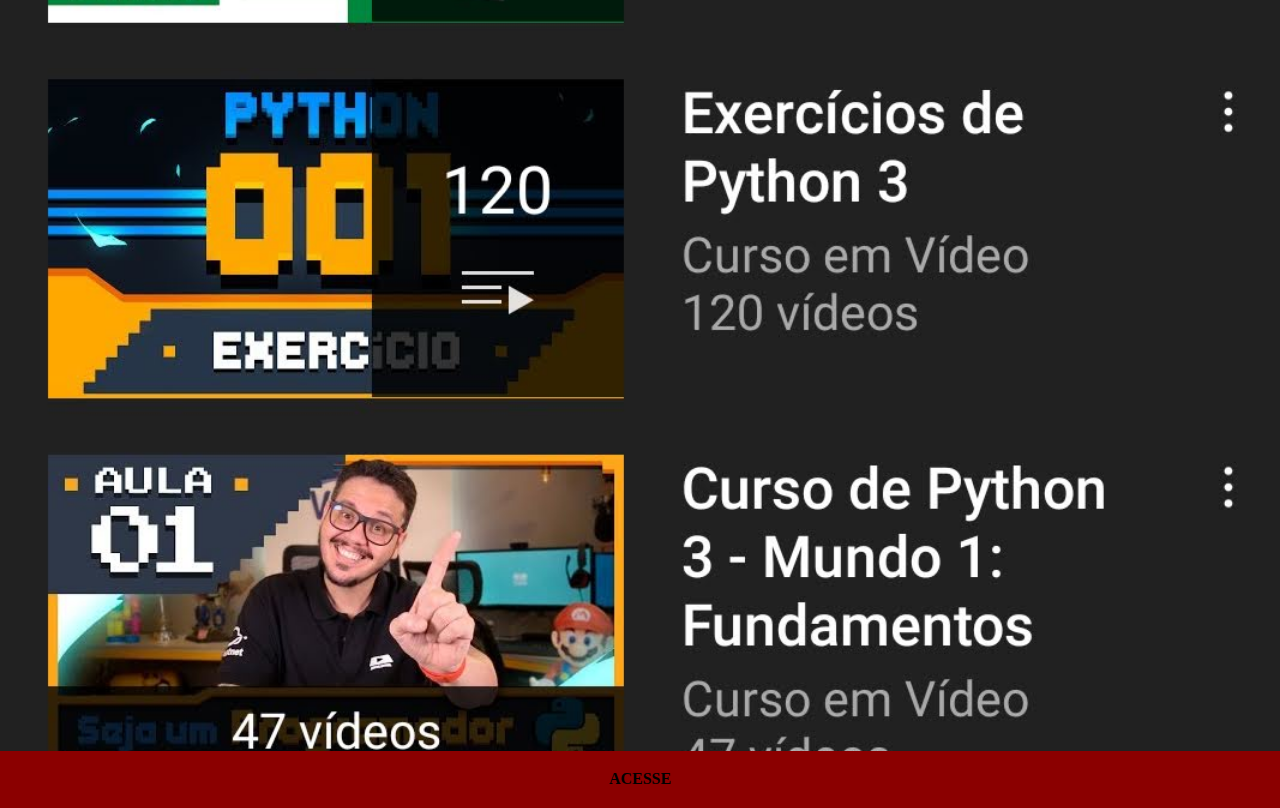
<file: iframes/youtubr.html>
<!DOCTYPE html>
<html lang="pt-br">
<head>
    <meta charset="UTF-8">
    <meta http-equiv="X-UA-Compatible" content="IE=edge">
    <meta name="viewport" content="width=device-width, initial-scale=1.0">
    <title>YoutTube
    </title>
    <link rel="stylesheet" href="../estilos/social.css">
</head>
<body>
    <img src="telas/youtube.png" alt="">
    <a href="https://www.youtube.com/channel/UCW-XokVbI8dhiND3R_8uH1Q" target="_blank">ACESSE</a>
</body>
</html>
</file>
<file: estilos/estilo do index.css>
@charset "UTF-8";
*{margin: 0;padding: 0;}
body{width: 100vw;height: 100vh;
    background-image: url(../pacote-d013/imagens/fundo-madeira.jpg);
    background-size: cover;position: absolute;background-position: top center;}

main{position: relative;height: 100vh;}

#phone {
    background-image: url(../pacote-d013/imagens/frame-iphone.png);
    position: absolute;
    top:50%;
    left: 50%;
   height: 520px;
   width: 300px;
   background-position: center;
   background-repeat: no-repeat;background-size: contain;
    transform: translate(-50%, -50%);
    }

   
        
        
        section>iframe
        {    height: 392px;
            width: 222px;
            position: relative;
            top: 50%;
            left: 50%;
            transform: translate(-50%, -50%);
           
            }
    section#sr{
    position: absolute;
    left: 80vw;
    top: 10vw;
    margin: 10px;
    text-align: right;
    }

    img.ir{width: 50px;
        margin-bottom: 10px;
        border-radius: 50%;
        box-shadow: 2px 2px 5px rgba(0, 0, 0, 0.418);
        box-sizing: border-box;}
    
        img.ir:hover{border: 2px solid rgba(255, 255, 255, 0.452);
        transform: translate(-10px,-10px);
        box-shadow: 5px 5px 10px rgba(0, 0, 0, 0.493);
    transition: transform 1s, border 0.5s;}
</file>
<file: estilos/social.css>
@charset "UTF-8";
*{margin: 0;padding: 0;}

        ::-webkit-scrollbar{
            width: 0px;
            height: 0px;
        }
    img{background-size: cover;background-position: center top;width: 100vw;}
        
    a{color: aliceblue;
            text-decoration: none;
            background-color: darkred;
            color: black;display: block;
            padding: 20px;
            font-weight: bolder;
            text-align: center;margin-top: -5px;}
        a:hover{background-color: red;}
</file>
